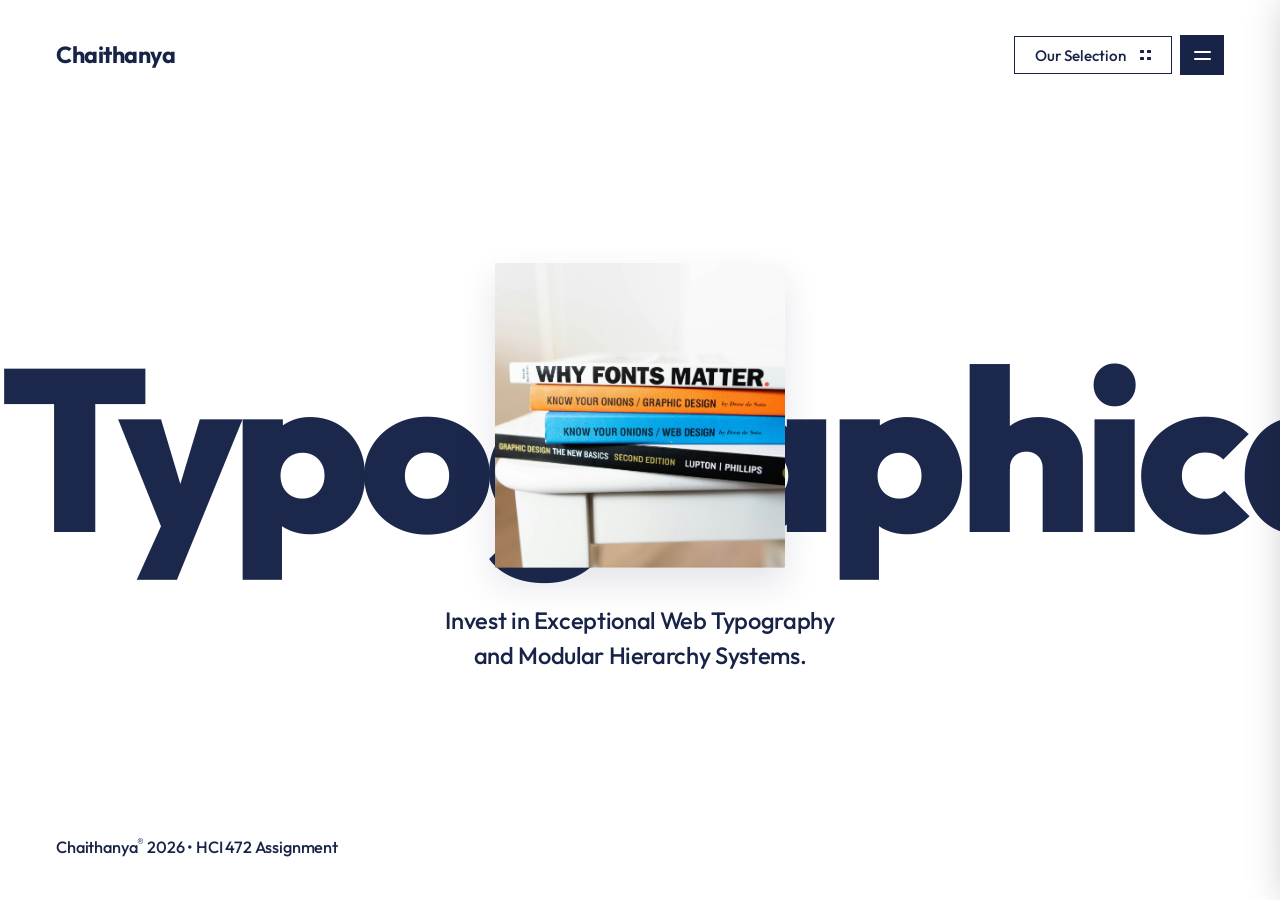
<file: index.html>
<!DOCTYPE html>
<html lang="en">
<head>
  <meta charset="UTF-8">
  <meta name="viewport" content="width=device-width, initial-scale=1.0">
  <title>Typographical Hierarchies | Chaithanya</title>
  <meta name="description" content="An exploration of web typographical hierarchies, modular scales, and font pairings designed by Chaithanya.">
  
  <!-- Bootstrap 5 CSS -->
  <link href="https://cdn.jsdelivr.net/npm/bootstrap@5.3.3/dist/css/bootstrap.min.css" rel="stylesheet" integrity="sha384-QWTKZyjpPEjISv5WaRU9OFeRpok6YctnYmDr5pNlyT2bRjXh0JMhjY6hW+ALEwIH" crossorigin="anonymous">
  
  <!-- Custom Stylesheet & Google Fonts -->
  <link rel="stylesheet" href="css/styles.css">
</head>
<body class="index-page-body">

  <!-- Background Dimming Overlay for Menu -->
  <div class="luxury-menu-backdrop" id="menuBackdrop" aria-hidden="true"></div>

  <!-- Luxury Side Menu Drawer -->
  <aside class="luxury-corner-drawer" id="luxuryMenuDrawer" role="dialog" aria-modal="true" aria-label="Font Navigation Menu">
    <div class="menu-drawer-top-bar">
      <button type="button" class="drawer-close-btn" id="closeDrawerBtn" aria-label="Close menu drawer">
        <svg width="22" height="22" viewBox="0 0 24 24" fill="none" stroke="currentColor" stroke-width="1.8" stroke-linecap="round" stroke-linejoin="round">
          <line x1="18" y1="6" x2="6" y2="18"></line>
          <line x1="6" y1="6" x2="18" y2="18"></line>
        </svg>
      </button>
    </div>

    <nav class="menu-items-nav">
      <a href="hierarchies/hierarchy1.html" class="menu-drawer-item" id="menuH1Link">
        <span class="item-title-outfit">Ramaraja</span>
        <span class="item-font-sub">&amp; Josefin Sans (1.200)</span>
      </a>
      <a href="hierarchies/hierarchy2.html" class="menu-drawer-item" id="menuH2Link">
        <span class="item-title-outfit">Raleway</span>
        <span class="item-font-sub">Variable Family (1.250)</span>
      </a>
      <a href="hierarchies/hierarchy3.html" class="menu-drawer-item" id="menuH3Link">
        <span class="item-title-outfit">Outfit</span>
        <span class="item-font-sub">Geometric Modern (1.200)</span>
      </a>
    </nav>
  </aside>

  <!-- Continuous Horizontal Scrolling Background Marquee Text -->
  <div class="marquee-bg-wrap" aria-hidden="true">
    <div class="marquee-content-track">
      <span class="marquee-stream-text">Typographical Hierarchies &bull; Ramaraja &amp; Josefin Sans &bull; Raleway &bull; Outfit &bull; Elevating Type &bull; </span>
      <span class="marquee-stream-text">Typographical Hierarchies &bull; Ramaraja &amp; Josefin Sans &bull; Raleway &bull; Outfit &bull; Elevating Type &bull; </span>
    </div>
  </div>

  <!-- Main Viewport Layout Wrapper -->
  <div class="luxury-home-container">
    
    <!-- Top Navigation: Chaithanya on Left, Menu Controls on Right -->
    <header class="luxury-top-nav">
      <a href="index.html" class="brand-left-logo" aria-label="Chaithanya Brand Home">
        <span>Chaithanya</span>
      </a>

      <!-- Menu Button on Top Right -->
      <div class="top-action-controls">
        <button type="button" class="btn-selection-outline" id="selectionBtn" aria-label="Open font selection drawer">
          <span>Our Selection</span>
          <div class="dots-square-icon" aria-hidden="true">
            <span></span><span></span>
            <span></span><span></span>
          </div>
        </button>
        <button type="button" class="btn-menu-toggle-dark" id="toggleMenuBtn" aria-label="Toggle navigation drawer">
          <span class="bar"></span>
          <span class="bar"></span>
        </button>
      </div>
    </header>

    <!-- Main Visual Focal Center (Centered on Screen) -->
    <main class="hero-visual-center">
      <div class="hero-image-frame" id="heroCard">
        <img src="images/hero.jpg" alt="Editorial Architectural Vista" width="600" height="600" loading="eager">
      </div>

      <h1 class="hero-caption-heading">
        Invest in Exceptional Web Typography<br>
        and Modular Hierarchy Systems.
      </h1>
    </main>

    <!-- Bottom Status Bar -->
    <footer class="luxury-bottom-bar">
      <div class="bottom-copyright-tag">
        Chaithanya<sup>®</sup> 2026 &bull; HCI 472 Assignment 
      </div>
    </footer>

  </div>

  <!-- Interactive Drawer Controller -->
  <script>
    document.addEventListener('DOMContentLoaded', () => {
      const drawer = document.getElementById('luxuryMenuDrawer');
      const backdrop = document.getElementById('menuBackdrop');
      const selectionBtn = document.getElementById('selectionBtn');
      const toggleMenuBtn = document.getElementById('toggleMenuBtn');
      const closeDrawerBtn = document.getElementById('closeDrawerBtn');

      function openMenu() {
        drawer.classList.add('open');
        backdrop.classList.add('open');
        drawer.setAttribute('aria-hidden', 'false');
      }

      function closeMenu() {
        drawer.classList.remove('open');
        backdrop.classList.remove('open');
        drawer.setAttribute('aria-hidden', 'true');
      }

      function toggleMenu() {
        if (drawer.classList.contains('open')) {
          closeMenu();
        } else {
          openMenu();
        }
      }

      // Event Listeners for Menu Toggle & Close
      if (selectionBtn) selectionBtn.addEventListener('click', toggleMenu);
      if (toggleMenuBtn) toggleMenuBtn.addEventListener('click', toggleMenu);
      if (closeDrawerBtn) closeDrawerBtn.addEventListener('click', closeMenu);
      if (backdrop) backdrop.addEventListener('click', closeMenu);

      // Close on Escape key
      document.addEventListener('keydown', (e) => {
        if (e.key === 'Escape' && drawer.classList.contains('open')) {
          closeMenu();
        }
      });
    });
  </script>
</body>
</html>
</file>
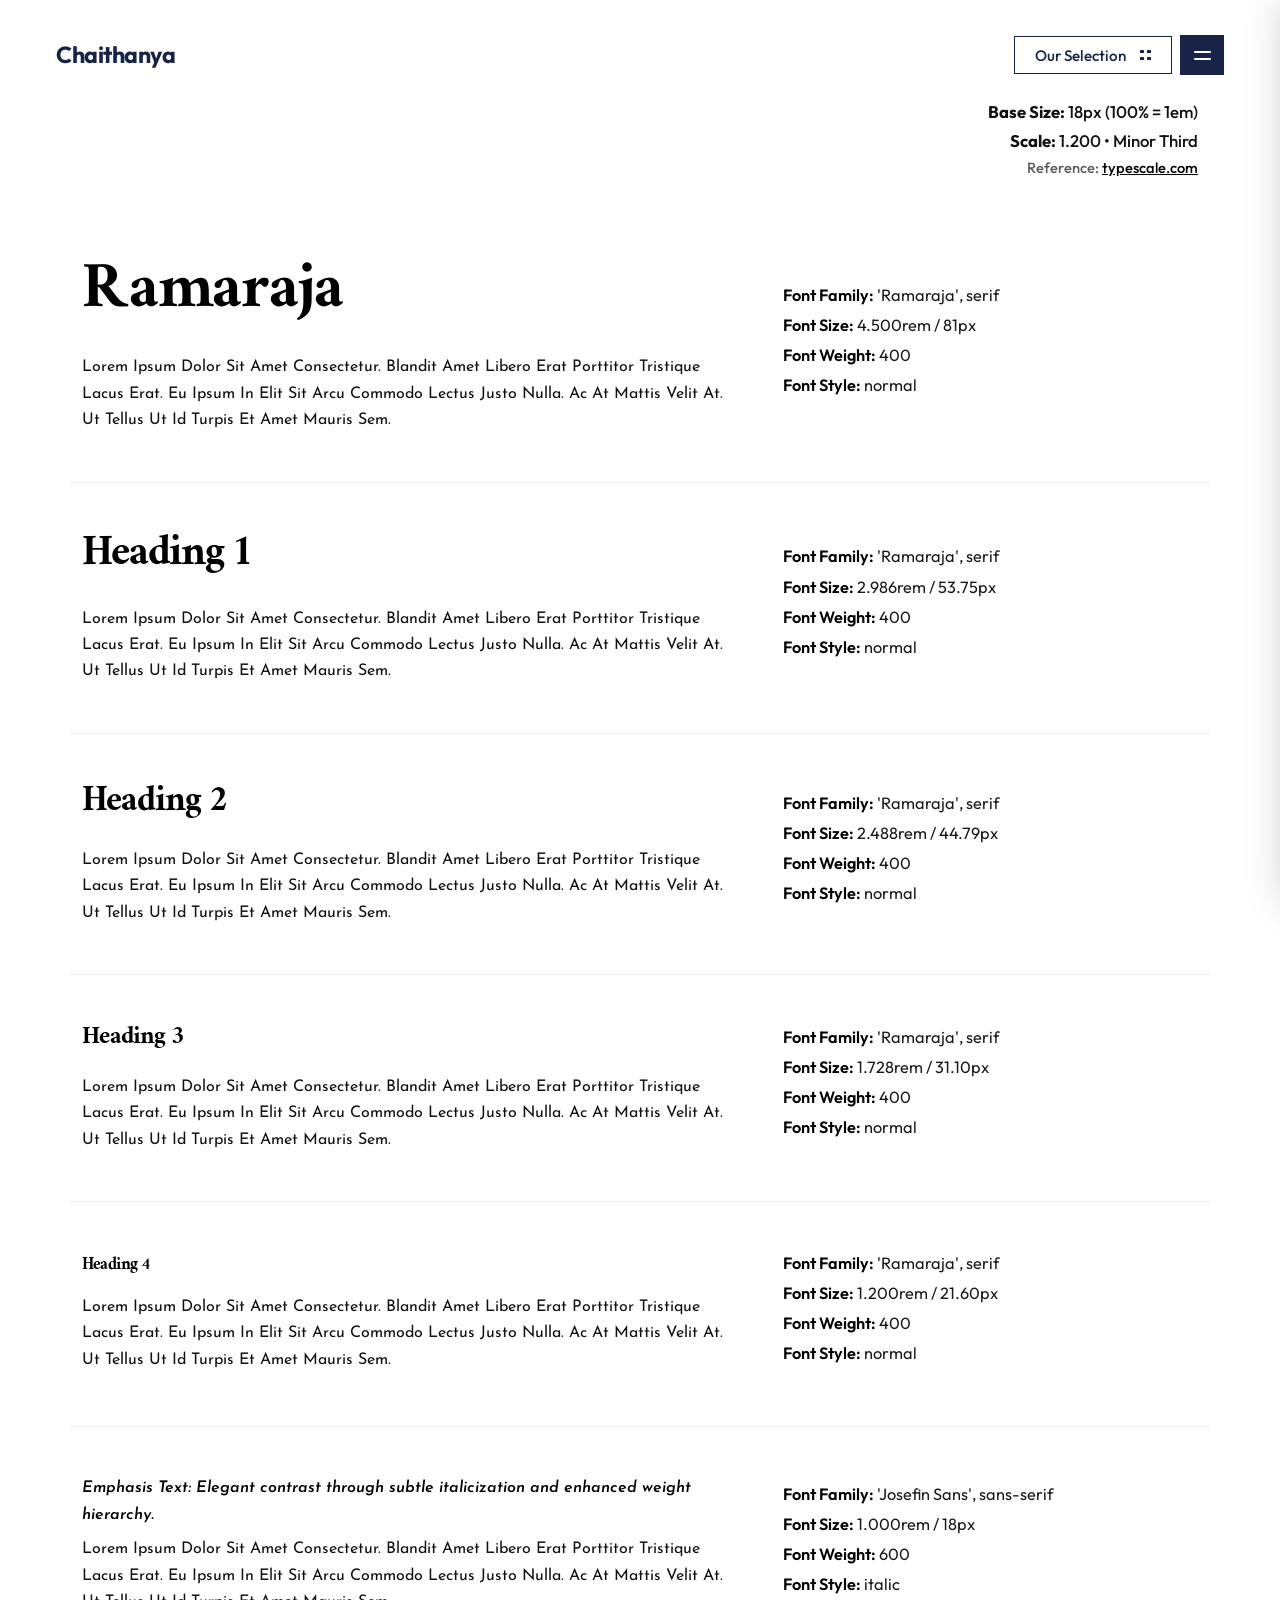
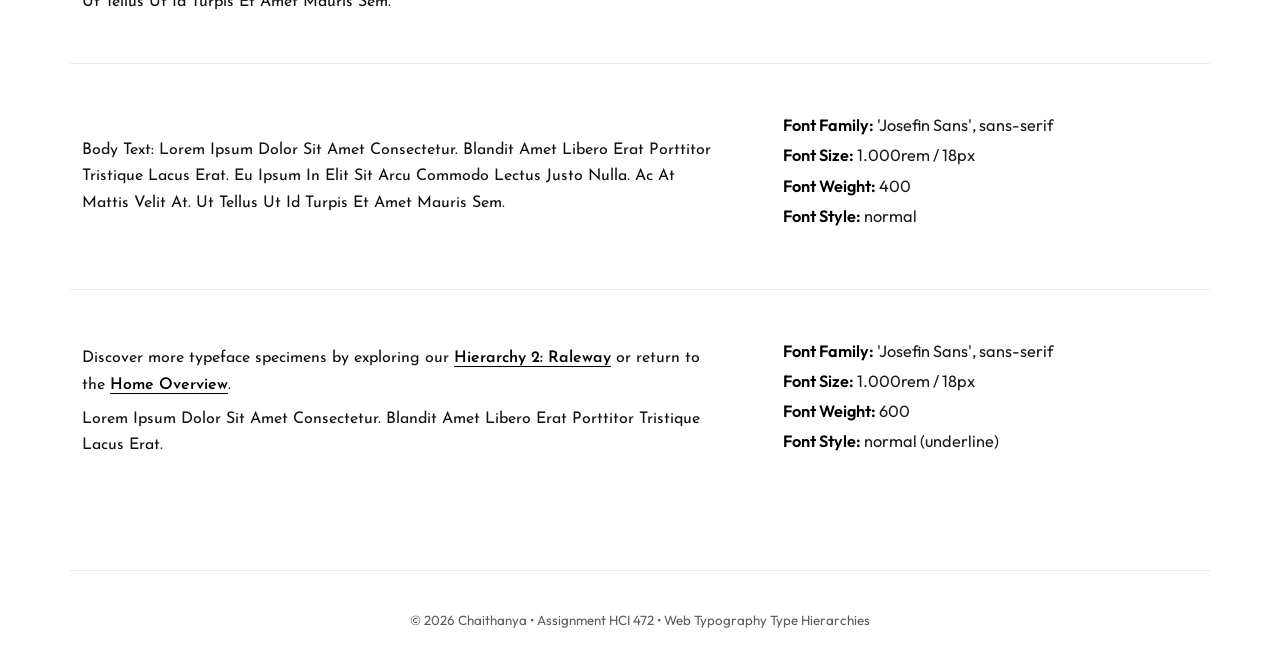
<file: hierarchies/hierarchy1.html>
<!DOCTYPE html>
<html lang="en">
<head>
  <meta charset="UTF-8">
  <meta name="viewport" content="width=device-width, initial-scale=1.0">
  <title>Hierarchy 1: Ramaraja & Josefin Sans | Chaithanya</title>
  
  <!-- Bootstrap 5 CSS -->
  <link href="https://cdn.jsdelivr.net/npm/bootstrap@5.3.3/dist/css/bootstrap.min.css" rel="stylesheet" integrity="sha384-QWTKZyjpPEjISv5WaRU9OFeRpok6YctnYmDr5pNlyT2bRjXh0JMhjY6hW+ALEwIH" crossorigin="anonymous">
  
  <!-- Custom Overrides & Google Fonts -->
  <link rel="stylesheet" href="../css/styles.css">
</head>
<body>

  <!-- Background Dimming Overlay for Menu -->
  <div class="luxury-menu-backdrop" id="menuBackdrop" aria-hidden="true"></div>

  <!-- Luxury Side Menu Drawer (Universal Across All Pages) -->
  <aside class="luxury-corner-drawer" id="luxuryMenuDrawer" role="dialog" aria-modal="true" aria-label="Font Navigation Menu">
    <div class="menu-drawer-top-bar">
      <button type="button" class="drawer-close-btn" id="closeDrawerBtn" aria-label="Close menu drawer">
        <svg width="22" height="22" viewBox="0 0 24 24" fill="none" stroke="currentColor" stroke-width="1.8" stroke-linecap="round" stroke-linejoin="round">
          <line x1="18" y1="6" x2="6" y2="18"></line>
          <line x1="6" y1="6" x2="18" y2="18"></line>
        </svg>
      </button>
    </div>

    <nav class="menu-items-nav">
      <a href="hierarchy1.html" class="menu-drawer-item active-link" id="menuH1Link">
        <span class="item-title-outfit">Ramaraja</span>
        <span class="item-font-sub">&amp; Josefin Sans (1.200)</span>
      </a>
      <a href="hierarchy2.html" class="menu-drawer-item" id="menuH2Link">
        <span class="item-title-outfit">Raleway</span>
        <span class="item-font-sub">Variable Family (1.250)</span>
      </a>
      <a href="hierarchy3.html" class="menu-drawer-item" id="menuH3Link">
        <span class="item-title-outfit">Outfit</span>
        <span class="item-font-sub">Geometric Modern (1.200)</span>
      </a>
    </nav>
  </aside>

  <!-- Universal Top Navigation: Chaithanya on Left, Menu Controls on Right -->
  <header class="luxury-page-nav-wrapper">
    <div class="luxury-top-nav">
      <a href="../index.html" class="brand-left-logo" aria-label="Chaithanya Brand Home">
        <span>Chaithanya</span>
      </a>

      <!-- Menu Button on Top Right -->
      <div class="top-action-controls">
        <button type="button" class="btn-selection-outline" id="selectionBtn" aria-label="Open font selection drawer">
          <span>Our Selection</span>
          <div class="dots-square-icon" aria-hidden="true">
            <span></span><span></span>
            <span></span><span></span>
          </div>
        </button>
        <button type="button" class="btn-menu-toggle-dark" id="toggleMenuBtn" aria-label="Toggle navigation drawer">
          <span class="bar"></span>
          <span class="bar"></span>
        </button>
      </div>
    </div>
  </header>

  <!-- Hierarchy Page Header Metadata Banner -->
  <section class="container hierarchy-header-section pt-0 pb-2">
    <div class="d-flex justify-content-end align-items-end">
      <div class="scale-meta-box">
        <div class="meta-line"><strong>Base Size:</strong> 18px (100% = 1em)</div>
        <div class="meta-line"><strong>Scale:</strong> 1.200 &bull; Minor Third</div>
        <div class="small text-muted mt-1">Reference: <a href="https://typescale.com" target="_blank" rel="noopener">typescale.com</a></div>
      </div>
    </div>
  </section>

  <main class="container my-4">
    <!-- Hero / Showcase Title Block -->
    <div class="row type-section-block align-items-center">
      <div class="col-lg-7 mb-4 mb-lg-0">
        <h1 class="h1-theme-heading-hero">Ramaraja</h1>
        <p class="h1-theme-body">
          Lorem Ipsum Dolor Sit Amet Consectetur. Blandit Amet Libero Erat Porttitor Tristique Lacus Erat. Eu Ipsum In Elit Sit Arcu Commodo Lectus Justo Nulla. Ac At Mattis Velit At. Ut Tellus Ut Id Turpis Et Amet Mauris Sem.
        </p>
      </div>
      <div class="col-lg-5 ps-lg-5 spec-info-col">
        <ul class="spec-list">
          <li><span class="spec-label">Font Family:</span> 'Ramaraja', serif</li>
          <li><span class="spec-label">Font Size:</span> 4.500rem / 81px</li>
          <li><span class="spec-label">Font Weight:</span> 400</li>
          <li><span class="spec-label">Font Style:</span> normal</li>
        </ul>
      </div>
    </div>

    <!-- Heading 1 -->
    <div class="row type-section-block align-items-center">
      <div class="col-lg-7 mb-4 mb-lg-0">
        <h1 class="h1-theme-h1">Heading 1</h1>
        <p class="h1-theme-body">
          Lorem Ipsum Dolor Sit Amet Consectetur. Blandit Amet Libero Erat Porttitor Tristique Lacus Erat. Eu Ipsum In Elit Sit Arcu Commodo Lectus Justo Nulla. Ac At Mattis Velit At. Ut Tellus Ut Id Turpis Et Amet Mauris Sem.
        </p>
      </div>
      <div class="col-lg-5 ps-lg-5 spec-info-col">
        <ul class="spec-list">
          <li><span class="spec-label">Font Family:</span> 'Ramaraja', serif</li>
          <li><span class="spec-label">Font Size:</span> 2.986rem / 53.75px</li>
          <li><span class="spec-label">Font Weight:</span> 400</li>
          <li><span class="spec-label">Font Style:</span> normal</li>
        </ul>
      </div>
    </div>

    <!-- Heading 2 -->
    <div class="row type-section-block align-items-center">
      <div class="col-lg-7 mb-4 mb-lg-0">
        <h2 class="h1-theme-h2">Heading 2</h2>
        <p class="h1-theme-body">
          Lorem Ipsum Dolor Sit Amet Consectetur. Blandit Amet Libero Erat Porttitor Tristique Lacus Erat. Eu Ipsum In Elit Sit Arcu Commodo Lectus Justo Nulla. Ac At Mattis Velit At. Ut Tellus Ut Id Turpis Et Amet Mauris Sem.
        </p>
      </div>
      <div class="col-lg-5 ps-lg-5 spec-info-col">
        <ul class="spec-list">
          <li><span class="spec-label">Font Family:</span> 'Ramaraja', serif</li>
          <li><span class="spec-label">Font Size:</span> 2.488rem / 44.79px</li>
          <li><span class="spec-label">Font Weight:</span> 400</li>
          <li><span class="spec-label">Font Style:</span> normal</li>
        </ul>
      </div>
    </div>

    <!-- Heading 3 -->
    <div class="row type-section-block align-items-center">
      <div class="col-lg-7 mb-4 mb-lg-0">
        <h3 class="h1-theme-h3">Heading 3</h3>
        <p class="h1-theme-body">
          Lorem Ipsum Dolor Sit Amet Consectetur. Blandit Amet Libero Erat Porttitor Tristique Lacus Erat. Eu Ipsum In Elit Sit Arcu Commodo Lectus Justo Nulla. Ac At Mattis Velit At. Ut Tellus Ut Id Turpis Et Amet Mauris Sem.
        </p>
      </div>
      <div class="col-lg-5 ps-lg-5 spec-info-col">
        <ul class="spec-list">
          <li><span class="spec-label">Font Family:</span> 'Ramaraja', serif</li>
          <li><span class="spec-label">Font Size:</span> 1.728rem / 31.10px</li>
          <li><span class="spec-label">Font Weight:</span> 400</li>
          <li><span class="spec-label">Font Style:</span> normal</li>
        </ul>
      </div>
    </div>

    <!-- Heading 4 -->
    <div class="row type-section-block align-items-center">
      <div class="col-lg-7 mb-4 mb-lg-0">
        <h4 class="h1-theme-h4">Heading 4</h4>
        <p class="h1-theme-body">
          Lorem Ipsum Dolor Sit Amet Consectetur. Blandit Amet Libero Erat Porttitor Tristique Lacus Erat. Eu Ipsum In Elit Sit Arcu Commodo Lectus Justo Nulla. Ac At Mattis Velit At. Ut Tellus Ut Id Turpis Et Amet Mauris Sem.
        </p>
      </div>
      <div class="col-lg-5 ps-lg-5 spec-info-col">
        <ul class="spec-list">
          <li><span class="spec-label">Font Family:</span> 'Ramaraja', serif</li>
          <li><span class="spec-label">Font Size:</span> 1.200rem / 21.60px</li>
          <li><span class="spec-label">Font Weight:</span> 400</li>
          <li><span class="spec-label">Font Style:</span> normal</li>
        </ul>
      </div>
    </div>

    <!-- Emphasis Text -->
    <div class="row type-section-block align-items-center">
      <div class="col-lg-7 mb-4 mb-lg-0">
        <p class="h1-theme-emphasis mb-2">
          <em>Emphasis Text: Elegant contrast through subtle italicization and enhanced weight hierarchy.</em>
        </p>
        <p class="h1-theme-body">
          Lorem Ipsum Dolor Sit Amet Consectetur. Blandit Amet Libero Erat Porttitor Tristique Lacus Erat. Eu Ipsum In Elit Sit Arcu Commodo Lectus Justo Nulla. Ac At Mattis Velit At. Ut Tellus Ut Id Turpis Et Amet Mauris Sem.
        </p>
      </div>
      <div class="col-lg-5 ps-lg-5 spec-info-col">
        <ul class="spec-list">
          <li><span class="spec-label">Font Family:</span> 'Josefin Sans', sans-serif</li>
          <li><span class="spec-label">Font Size:</span> 1.000rem / 18px</li>
          <li><span class="spec-label">Font Weight:</span> 600</li>
          <li><span class="spec-label">Font Style:</span> italic</li>
        </ul>
      </div>
    </div>

    <!-- Body Text -->
    <div class="row type-section-block align-items-center">
      <div class="col-lg-7 mb-4 mb-lg-0">
        <p class="h1-theme-body">
          Body Text: Lorem Ipsum Dolor Sit Amet Consectetur. Blandit Amet Libero Erat Porttitor Tristique Lacus Erat. Eu Ipsum In Elit Sit Arcu Commodo Lectus Justo Nulla. Ac At Mattis Velit At. Ut Tellus Ut Id Turpis Et Amet Mauris Sem.
        </p>
      </div>
      <div class="col-lg-5 ps-lg-5 spec-info-col">
        <ul class="spec-list">
          <li><span class="spec-label">Font Family:</span> 'Josefin Sans', sans-serif</li>
          <li><span class="spec-label">Font Size:</span> 1.000rem / 18px</li>
          <li><span class="spec-label">Font Weight:</span> 400</li>
          <li><span class="spec-label">Font Style:</span> normal</li>
        </ul>
      </div>
    </div>

    <!-- Link Text -->
    <div class="row type-section-block align-items-center">
      <div class="col-lg-7 mb-4 mb-lg-0">
        <p class="h1-theme-body mb-2">
          Discover more typeface specimens by exploring our <a href="hierarchy2.html" class="h1-theme-link">Hierarchy 2: Raleway</a> or return to the <a href="../index.html" class="h1-theme-link">Home Overview</a>.
        </p>
        <p class="h1-theme-body">
          Lorem Ipsum Dolor Sit Amet Consectetur. Blandit Amet Libero Erat Porttitor Tristique Lacus Erat.
        </p>
      </div>
      <div class="col-lg-5 ps-lg-5 spec-info-col">
        <ul class="spec-list">
          <li><span class="spec-label">Font Family:</span> 'Josefin Sans', sans-serif</li>
          <li><span class="spec-label">Font Size:</span> 1.000rem / 18px</li>
          <li><span class="spec-label">Font Weight:</span> 600</li>
          <li><span class="spec-label">Font Style:</span> normal (underline)</li>
        </ul>
      </div>
    </div>
  </main>

  <!-- Footer Navigation Links -->
  <footer class="container editorial-footer text-center">

    <p class="mb-0 text-muted small">&copy; 2026 Chaithanya &bull; Assignment HCI 472 &bull; Web Typography Type Hierarchies</p>
  </footer>

  <!-- Bootstrap 5 JS Bundle -->
  <script src="https://cdn.jsdelivr.net/npm/bootstrap@5.3.3/dist/js/bootstrap.bundle.min.js" integrity="sha384-YvpcrYf0tY3lHB60NNkmXc5s9fDVZLESaAA55NDzOxhy9GkcIdslK1eN7N6jIeHz" crossorigin="anonymous"></script>

  <!-- Interactive Drawer Controller -->
  <script>
    document.addEventListener('DOMContentLoaded', () => {
      const drawer = document.getElementById('luxuryMenuDrawer');
      const backdrop = document.getElementById('menuBackdrop');
      const selectionBtn = document.getElementById('selectionBtn');
      const toggleMenuBtn = document.getElementById('toggleMenuBtn');
      const closeDrawerBtn = document.getElementById('closeDrawerBtn');

      function openMenu() {
        drawer.classList.add('open');
        backdrop.classList.add('open');
        drawer.setAttribute('aria-hidden', 'false');
      }

      function closeMenu() {
        drawer.classList.remove('open');
        backdrop.classList.remove('open');
        drawer.setAttribute('aria-hidden', 'true');
      }

      function toggleMenu() {
        if (drawer.classList.contains('open')) {
          closeMenu();
        } else {
          openMenu();
        }
      }

      if (selectionBtn) selectionBtn.addEventListener('click', toggleMenu);
      if (toggleMenuBtn) toggleMenuBtn.addEventListener('click', toggleMenu);
      if (closeDrawerBtn) closeDrawerBtn.addEventListener('click', closeMenu);
      if (backdrop) backdrop.addEventListener('click', closeMenu);

      document.addEventListener('keydown', (e) => {
        if (e.key === 'Escape' && drawer.classList.contains('open')) {
          closeMenu();
        }
      });
    });
  </script>
</body>
</html>
</file>
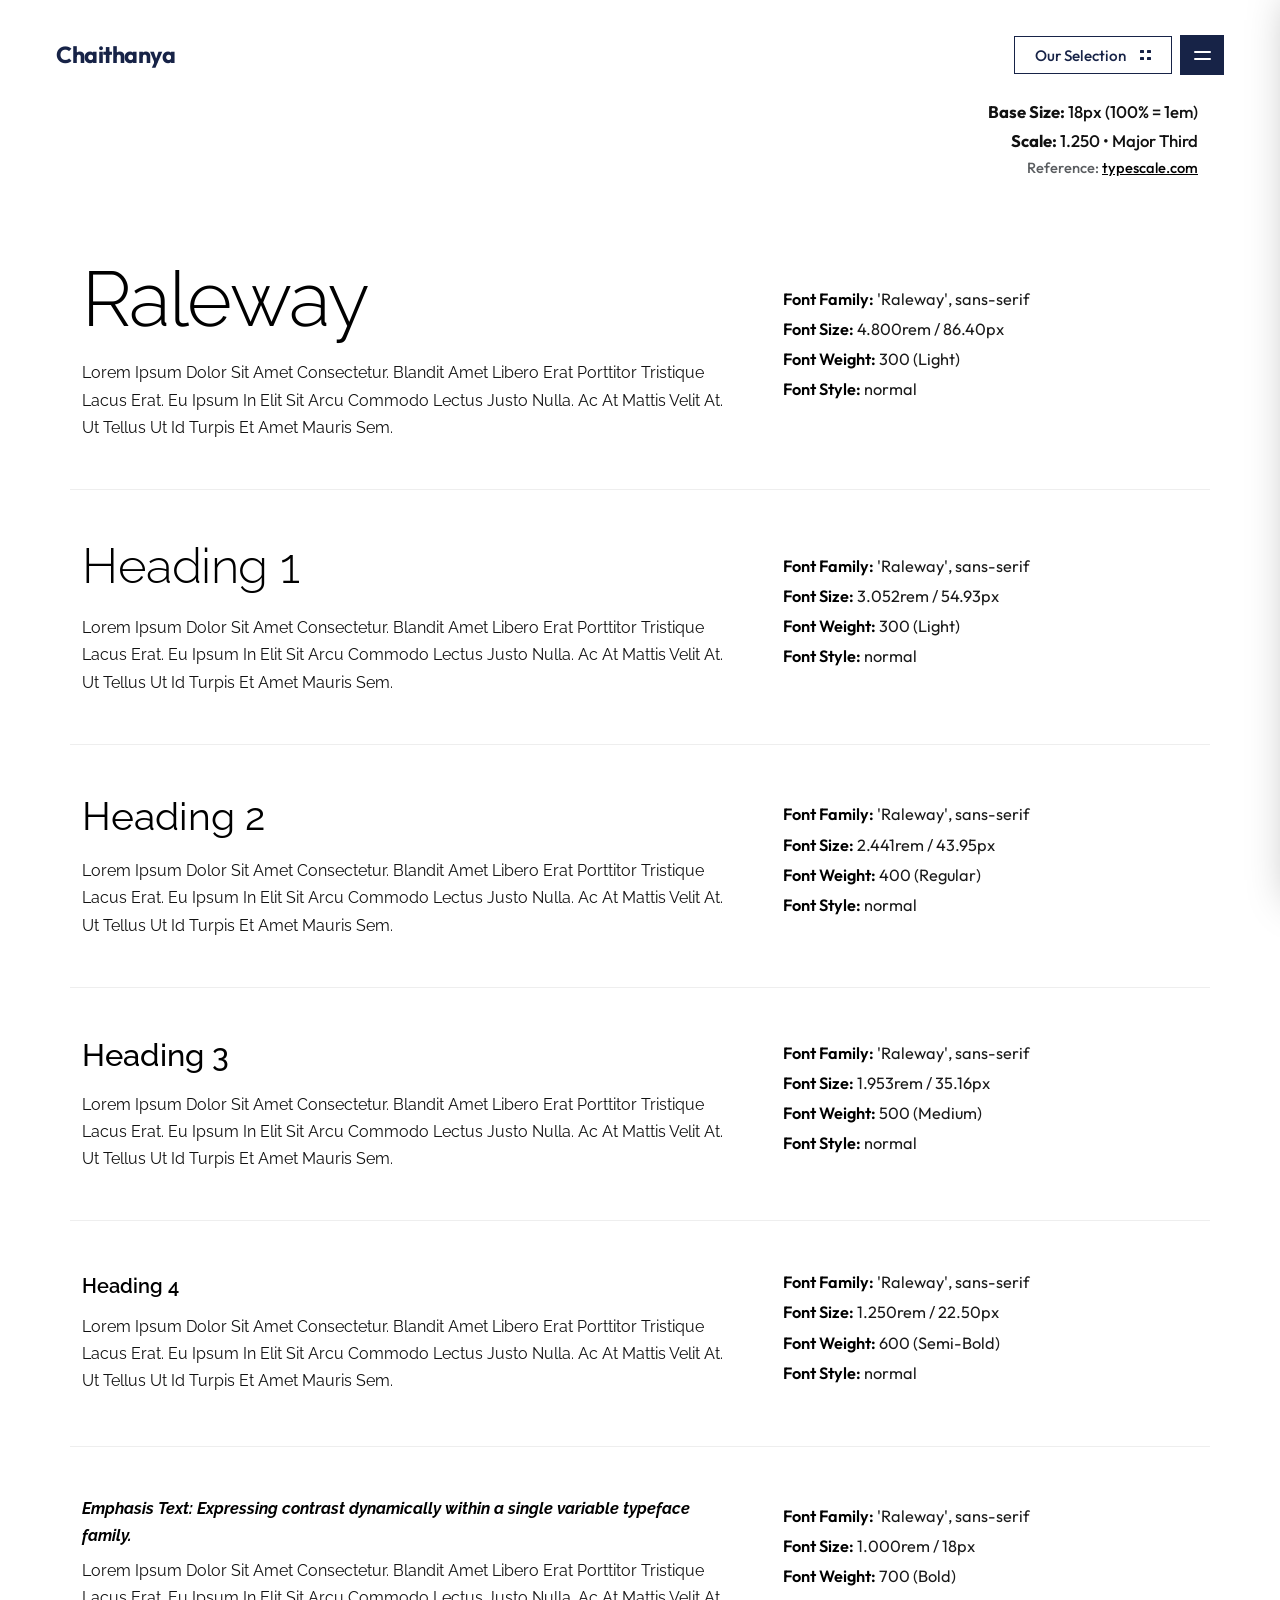
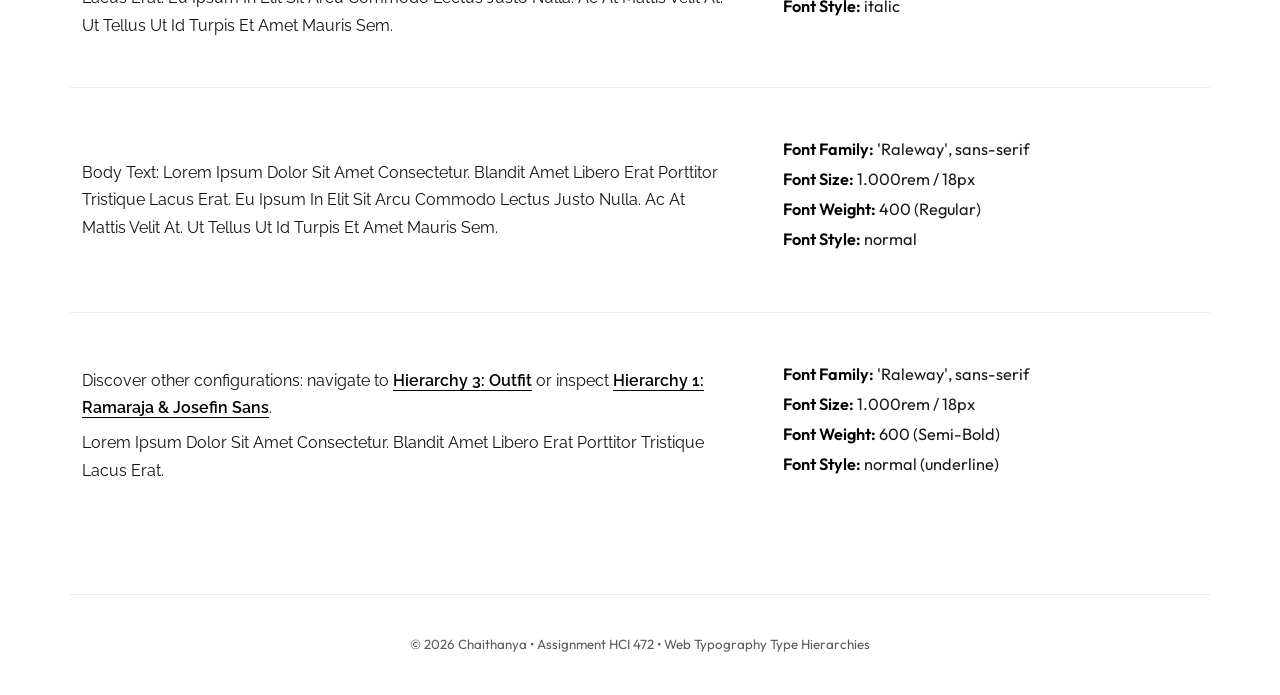
<file: hierarchies/hierarchy2.html>
<!DOCTYPE html>
<html lang="en">
<head>
  <meta charset="UTF-8">
  <meta name="viewport" content="width=device-width, initial-scale=1.0">
  <title>Hierarchy 2: Raleway | Chaithanya</title>
  
  <!-- Bootstrap 5 CSS -->
  <link href="https://cdn.jsdelivr.net/npm/bootstrap@5.3.3/dist/css/bootstrap.min.css" rel="stylesheet" integrity="sha384-QWTKZyjpPEjISv5WaRU9OFeRpok6YctnYmDr5pNlyT2bRjXh0JMhjY6hW+ALEwIH" crossorigin="anonymous">
  
  <!-- Custom Overrides & Google Fonts -->
  <link rel="stylesheet" href="../css/styles.css">
</head>
<body>

  <!-- Background Dimming Overlay for Menu -->
  <div class="luxury-menu-backdrop" id="menuBackdrop" aria-hidden="true"></div>

  <!-- Luxury Side Menu Drawer (Universal Across All Pages) -->
  <aside class="luxury-corner-drawer" id="luxuryMenuDrawer" role="dialog" aria-modal="true" aria-label="Font Navigation Menu">
    <div class="menu-drawer-top-bar">
      <button type="button" class="drawer-close-btn" id="closeDrawerBtn" aria-label="Close menu drawer">
        <svg width="22" height="22" viewBox="0 0 24 24" fill="none" stroke="currentColor" stroke-width="1.8" stroke-linecap="round" stroke-linejoin="round">
          <line x1="18" y1="6" x2="6" y2="18"></line>
          <line x1="6" y1="6" x2="18" y2="18"></line>
        </svg>
      </button>
    </div>

    <nav class="menu-items-nav">
      <a href="hierarchy1.html" class="menu-drawer-item" id="menuH1Link">
        <span class="item-title-outfit">Ramaraja</span>
        <span class="item-font-sub">&amp; Josefin Sans (1.200)</span>
      </a>
      <a href="hierarchy2.html" class="menu-drawer-item active-link" id="menuH2Link">
        <span class="item-title-outfit">Raleway</span>
        <span class="item-font-sub">Variable Family (1.250)</span>
      </a>
      <a href="hierarchy3.html" class="menu-drawer-item" id="menuH3Link">
        <span class="item-title-outfit">Outfit</span>
        <span class="item-font-sub">Geometric Modern (1.200)</span>
      </a>
    </nav>
  </aside>

  <!-- Universal Top Navigation: Chaithanya on Left, Menu Controls on Right -->
  <header class="luxury-page-nav-wrapper">
    <div class="luxury-top-nav">
      <a href="../index.html" class="brand-left-logo" aria-label="Chaithanya Brand Home">
        <span>Chaithanya</span>
      </a>

      <!-- Menu Button on Top Right -->
      <div class="top-action-controls">
        <button type="button" class="btn-selection-outline" id="selectionBtn" aria-label="Open font selection drawer">
          <span>Our Selection</span>
          <div class="dots-square-icon" aria-hidden="true">
            <span></span><span></span>
            <span></span><span></span>
          </div>
        </button>
        <button type="button" class="btn-menu-toggle-dark" id="toggleMenuBtn" aria-label="Toggle navigation drawer">
          <span class="bar"></span>
          <span class="bar"></span>
        </button>
      </div>
    </div>
  </header>

  <!-- Hierarchy Page Header Metadata Banner -->
  <section class="container hierarchy-header-section pt-0 pb-2">
    <div class="d-flex justify-content-end align-items-end">
      <div class="scale-meta-box">
        <div class="meta-line"><strong>Base Size:</strong> 18px (100% = 1em)</div>
        <div class="meta-line"><strong>Scale:</strong> 1.250 &bull; Major Third</div>
        <div class="small text-muted mt-1">Reference: <a href="https://typescale.com" target="_blank" rel="noopener">typescale.com</a></div>
      </div>
    </div>
  </section>

  <main class="container my-4">
    <!-- Hero / Showcase Title Block -->
    <div class="row type-section-block align-items-center">
      <div class="col-lg-7 mb-4 mb-lg-0">
        <h1 class="h2-theme-heading-hero">Raleway</h1>
        <p class="h2-theme-body">
          Lorem Ipsum Dolor Sit Amet Consectetur. Blandit Amet Libero Erat Porttitor Tristique Lacus Erat. Eu Ipsum In Elit Sit Arcu Commodo Lectus Justo Nulla. Ac At Mattis Velit At. Ut Tellus Ut Id Turpis Et Amet Mauris Sem.
        </p>
      </div>
      <div class="col-lg-5 ps-lg-5 spec-info-col">
        <ul class="spec-list">
          <li><span class="spec-label">Font Family:</span> 'Raleway', sans-serif</li>
          <li><span class="spec-label">Font Size:</span> 4.800rem / 86.40px</li>
          <li><span class="spec-label">Font Weight:</span> 300 (Light)</li>
          <li><span class="spec-label">Font Style:</span> normal</li>
        </ul>
      </div>
    </div>

    <!-- Heading 1 -->
    <div class="row type-section-block align-items-center">
      <div class="col-lg-7 mb-4 mb-lg-0">
        <h1 class="h2-theme-h1">Heading 1</h1>
        <p class="h2-theme-body">
          Lorem Ipsum Dolor Sit Amet Consectetur. Blandit Amet Libero Erat Porttitor Tristique Lacus Erat. Eu Ipsum In Elit Sit Arcu Commodo Lectus Justo Nulla. Ac At Mattis Velit At. Ut Tellus Ut Id Turpis Et Amet Mauris Sem.
        </p>
      </div>
      <div class="col-lg-5 ps-lg-5 spec-info-col">
        <ul class="spec-list">
          <li><span class="spec-label">Font Family:</span> 'Raleway', sans-serif</li>
          <li><span class="spec-label">Font Size:</span> 3.052rem / 54.93px</li>
          <li><span class="spec-label">Font Weight:</span> 300 (Light)</li>
          <li><span class="spec-label">Font Style:</span> normal</li>
        </ul>
      </div>
    </div>

    <!-- Heading 2 -->
    <div class="row type-section-block align-items-center">
      <div class="col-lg-7 mb-4 mb-lg-0">
        <h2 class="h2-theme-h2">Heading 2</h2>
        <p class="h2-theme-body">
          Lorem Ipsum Dolor Sit Amet Consectetur. Blandit Amet Libero Erat Porttitor Tristique Lacus Erat. Eu Ipsum In Elit Sit Arcu Commodo Lectus Justo Nulla. Ac At Mattis Velit At. Ut Tellus Ut Id Turpis Et Amet Mauris Sem.
        </p>
      </div>
      <div class="col-lg-5 ps-lg-5 spec-info-col">
        <ul class="spec-list">
          <li><span class="spec-label">Font Family:</span> 'Raleway', sans-serif</li>
          <li><span class="spec-label">Font Size:</span> 2.441rem / 43.95px</li>
          <li><span class="spec-label">Font Weight:</span> 400 (Regular)</li>
          <li><span class="spec-label">Font Style:</span> normal</li>
        </ul>
      </div>
    </div>

    <!-- Heading 3 -->
    <div class="row type-section-block align-items-center">
      <div class="col-lg-7 mb-4 mb-lg-0">
        <h3 class="h2-theme-h3">Heading 3</h3>
        <p class="h2-theme-body">
          Lorem Ipsum Dolor Sit Amet Consectetur. Blandit Amet Libero Erat Porttitor Tristique Lacus Erat. Eu Ipsum In Elit Sit Arcu Commodo Lectus Justo Nulla. Ac At Mattis Velit At. Ut Tellus Ut Id Turpis Et Amet Mauris Sem.
        </p>
      </div>
      <div class="col-lg-5 ps-lg-5 spec-info-col">
        <ul class="spec-list">
          <li><span class="spec-label">Font Family:</span> 'Raleway', sans-serif</li>
          <li><span class="spec-label">Font Size:</span> 1.953rem / 35.16px</li>
          <li><span class="spec-label">Font Weight:</span> 500 (Medium)</li>
          <li><span class="spec-label">Font Style:</span> normal</li>
        </ul>
      </div>
    </div>

    <!-- Heading 4 -->
    <div class="row type-section-block align-items-center">
      <div class="col-lg-7 mb-4 mb-lg-0">
        <h4 class="h2-theme-h4">Heading 4</h4>
        <p class="h2-theme-body">
          Lorem Ipsum Dolor Sit Amet Consectetur. Blandit Amet Libero Erat Porttitor Tristique Lacus Erat. Eu Ipsum In Elit Sit Arcu Commodo Lectus Justo Nulla. Ac At Mattis Velit At. Ut Tellus Ut Id Turpis Et Amet Mauris Sem.
        </p>
      </div>
      <div class="col-lg-5 ps-lg-5 spec-info-col">
        <ul class="spec-list">
          <li><span class="spec-label">Font Family:</span> 'Raleway', sans-serif</li>
          <li><span class="spec-label">Font Size:</span> 1.250rem / 22.50px</li>
          <li><span class="spec-label">Font Weight:</span> 600 (Semi-Bold)</li>
          <li><span class="spec-label">Font Style:</span> normal</li>
        </ul>
      </div>
    </div>

    <!-- Emphasis Text -->
    <div class="row type-section-block align-items-center">
      <div class="col-lg-7 mb-4 mb-lg-0">
        <p class="h2-theme-emphasis mb-2">
          <em>Emphasis Text: Expressing contrast dynamically within a single variable typeface family.</em>
        </p>
        <p class="h2-theme-body">
          Lorem Ipsum Dolor Sit Amet Consectetur. Blandit Amet Libero Erat Porttitor Tristique Lacus Erat. Eu Ipsum In Elit Sit Arcu Commodo Lectus Justo Nulla. Ac At Mattis Velit At. Ut Tellus Ut Id Turpis Et Amet Mauris Sem.
        </p>
      </div>
      <div class="col-lg-5 ps-lg-5 spec-info-col">
        <ul class="spec-list">
          <li><span class="spec-label">Font Family:</span> 'Raleway', sans-serif</li>
          <li><span class="spec-label">Font Size:</span> 1.000rem / 18px</li>
          <li><span class="spec-label">Font Weight:</span> 700 (Bold)</li>
          <li><span class="spec-label">Font Style:</span> italic</li>
        </ul>
      </div>
    </div>

    <!-- Body Text -->
    <div class="row type-section-block align-items-center">
      <div class="col-lg-7 mb-4 mb-lg-0">
        <p class="h2-theme-body">
          Body Text: Lorem Ipsum Dolor Sit Amet Consectetur. Blandit Amet Libero Erat Porttitor Tristique Lacus Erat. Eu Ipsum In Elit Sit Arcu Commodo Lectus Justo Nulla. Ac At Mattis Velit At. Ut Tellus Ut Id Turpis Et Amet Mauris Sem.
        </p>
      </div>
      <div class="col-lg-5 ps-lg-5 spec-info-col">
        <ul class="spec-list">
          <li><span class="spec-label">Font Family:</span> 'Raleway', sans-serif</li>
          <li><span class="spec-label">Font Size:</span> 1.000rem / 18px</li>
          <li><span class="spec-label">Font Weight:</span> 400 (Regular)</li>
          <li><span class="spec-label">Font Style:</span> normal</li>
        </ul>
      </div>
    </div>

    <!-- Link Text -->
    <div class="row type-section-block align-items-center">
      <div class="col-lg-7 mb-4 mb-lg-0">
        <p class="h2-theme-body mb-2">
          Discover other configurations: navigate to <a href="hierarchy3.html" class="h2-theme-link">Hierarchy 3: Outfit</a> or inspect <a href="hierarchy1.html" class="h2-theme-link">Hierarchy 1: Ramaraja &amp; Josefin Sans</a>.
        </p>
        <p class="h2-theme-body">
          Lorem Ipsum Dolor Sit Amet Consectetur. Blandit Amet Libero Erat Porttitor Tristique Lacus Erat.
        </p>
      </div>
      <div class="col-lg-5 ps-lg-5 spec-info-col">
        <ul class="spec-list">
          <li><span class="spec-label">Font Family:</span> 'Raleway', sans-serif</li>
          <li><span class="spec-label">Font Size:</span> 1.000rem / 18px</li>
          <li><span class="spec-label">Font Weight:</span> 600 (Semi-Bold)</li>
          <li><span class="spec-label">Font Style:</span> normal (underline)</li>
        </ul>
      </div>
    </div>
  </main>

  <!-- Footer Navigation Links -->
  <footer class="container editorial-footer text-center">
    <p class="mb-0 text-muted small">&copy; 2026 Chaithanya &bull; Assignment HCI 472 &bull; Web Typography Type Hierarchies</p>
  </footer>

  <!-- Bootstrap 5 JS Bundle -->
  <script src="https://cdn.jsdelivr.net/npm/bootstrap@5.3.3/dist/js/bootstrap.bundle.min.js" integrity="sha384-YvpcrYf0tY3lHB60NNkmXc5s9fDVZLESaAA55NDzOxhy9GkcIdslK1eN7N6jIeHz" crossorigin="anonymous"></script>

  <!-- Interactive Drawer Controller -->
  <script>
    document.addEventListener('DOMContentLoaded', () => {
      const drawer = document.getElementById('luxuryMenuDrawer');
      const backdrop = document.getElementById('menuBackdrop');
      const selectionBtn = document.getElementById('selectionBtn');
      const toggleMenuBtn = document.getElementById('toggleMenuBtn');
      const closeDrawerBtn = document.getElementById('closeDrawerBtn');

      function openMenu() {
        drawer.classList.add('open');
        backdrop.classList.add('open');
        drawer.setAttribute('aria-hidden', 'false');
      }

      function closeMenu() {
        drawer.classList.remove('open');
        backdrop.classList.remove('open');
        drawer.setAttribute('aria-hidden', 'true');
      }

      function toggleMenu() {
        if (drawer.classList.contains('open')) {
          closeMenu();
        } else {
          openMenu();
        }
      }

      if (selectionBtn) selectionBtn.addEventListener('click', toggleMenu);
      if (toggleMenuBtn) toggleMenuBtn.addEventListener('click', toggleMenu);
      if (closeDrawerBtn) closeDrawerBtn.addEventListener('click', closeMenu);
      if (backdrop) backdrop.addEventListener('click', closeMenu);

      document.addEventListener('keydown', (e) => {
        if (e.key === 'Escape' && drawer.classList.contains('open')) {
          closeMenu();
        }
      });
    });
  </script>
</body>
</html>
</file>
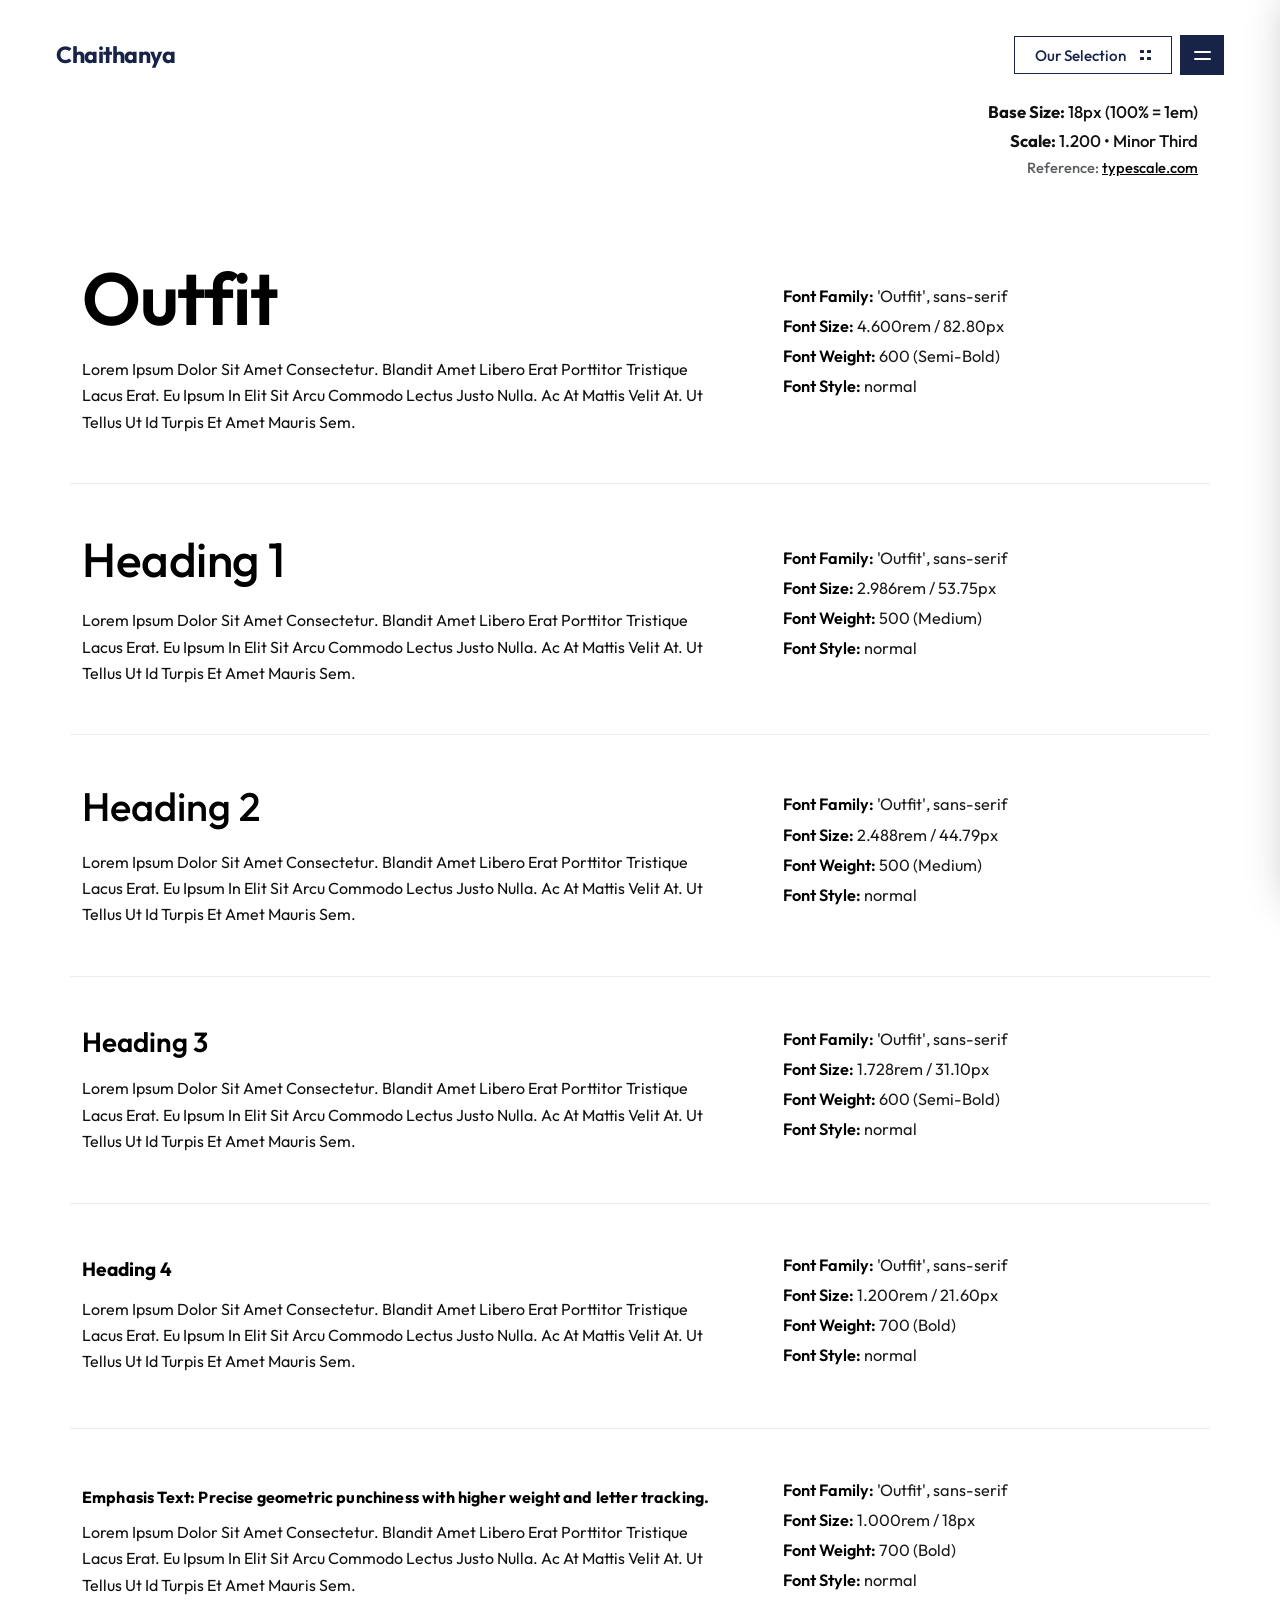
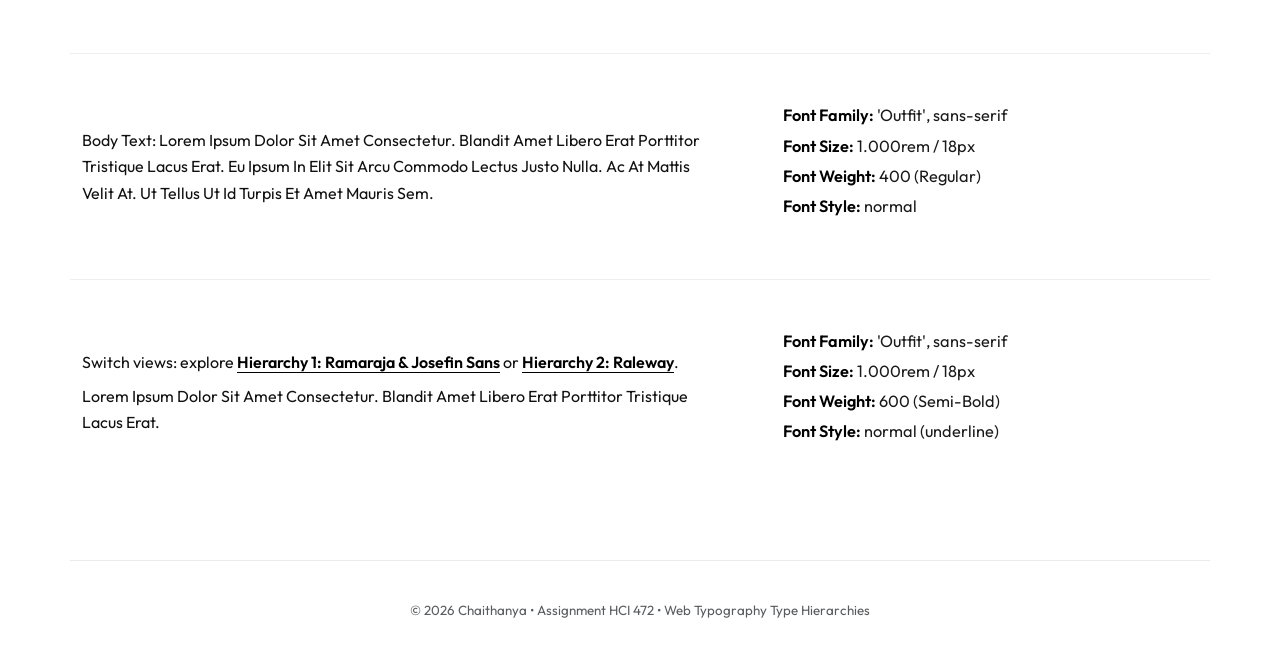
<file: hierarchies/hierarchy3.html>
<!DOCTYPE html>
<html lang="en">
<head>
  <meta charset="UTF-8">
  <meta name="viewport" content="width=device-width, initial-scale=1.0">
  <title>Hierarchy 3: Outfit | Chaithanya</title>
  
  <!-- Bootstrap 5 CSS -->
  <link href="https://cdn.jsdelivr.net/npm/bootstrap@5.3.3/dist/css/bootstrap.min.css" rel="stylesheet" integrity="sha384-QWTKZyjpPEjISv5WaRU9OFeRpok6YctnYmDr5pNlyT2bRjXh0JMhjY6hW+ALEwIH" crossorigin="anonymous">
  
  <!-- Custom Overrides & Google Fonts -->
  <link rel="stylesheet" href="../css/styles.css">
</head>
<body>

  <!-- Background Dimming Overlay for Menu -->
  <div class="luxury-menu-backdrop" id="menuBackdrop" aria-hidden="true"></div>

  <!-- Luxury Side Menu Drawer (Universal Across All Pages) -->
  <aside class="luxury-corner-drawer" id="luxuryMenuDrawer" role="dialog" aria-modal="true" aria-label="Font Navigation Menu">
    <div class="menu-drawer-top-bar">
      <button type="button" class="drawer-close-btn" id="closeDrawerBtn" aria-label="Close menu drawer">
        <svg width="22" height="22" viewBox="0 0 24 24" fill="none" stroke="currentColor" stroke-width="1.8" stroke-linecap="round" stroke-linejoin="round">
          <line x1="18" y1="6" x2="6" y2="18"></line>
          <line x1="6" y1="6" x2="18" y2="18"></line>
        </svg>
      </button>
    </div>

    <nav class="menu-items-nav">
      <a href="hierarchy1.html" class="menu-drawer-item" id="menuH1Link">
        <span class="item-title-outfit">Ramaraja</span>
        <span class="item-font-sub">&amp; Josefin Sans (1.200)</span>
      </a>
      <a href="hierarchy2.html" class="menu-drawer-item" id="menuH2Link">
        <span class="item-title-outfit">Raleway</span>
        <span class="item-font-sub">Variable Family (1.250)</span>
      </a>
      <a href="hierarchy3.html" class="menu-drawer-item active-link" id="menuH3Link">
        <span class="item-title-outfit">Outfit</span>
        <span class="item-font-sub">Geometric Modern (1.200)</span>
      </a>
    </nav>
  </aside>

  <!-- Universal Top Navigation: Chaithanya on Left, Menu Controls on Right -->
  <header class="luxury-page-nav-wrapper">
    <div class="luxury-top-nav">
      <a href="../index.html" class="brand-left-logo" aria-label="Chaithanya Brand Home">
        <span>Chaithanya</span>
      </a>

      <!-- Menu Button on Top Right -->
      <div class="top-action-controls">
        <button type="button" class="btn-selection-outline" id="selectionBtn" aria-label="Open font selection drawer">
          <span>Our Selection</span>
          <div class="dots-square-icon" aria-hidden="true">
            <span></span><span></span>
            <span></span><span></span>
          </div>
        </button>
        <button type="button" class="btn-menu-toggle-dark" id="toggleMenuBtn" aria-label="Toggle navigation drawer">
          <span class="bar"></span>
          <span class="bar"></span>
        </button>
      </div>
    </div>
  </header>

  <!-- Hierarchy Page Header Metadata Banner -->
  <section class="container hierarchy-header-section pt-0 pb-2">
    <div class="d-flex justify-content-end align-items-end">
      <div class="scale-meta-box">
        <div class="meta-line"><strong>Base Size:</strong> 18px (100% = 1em)</div>
        <div class="meta-line"><strong>Scale:</strong> 1.200 &bull; Minor Third</div>
        <div class="small text-muted mt-1">Reference: <a href="https://typescale.com" target="_blank" rel="noopener">typescale.com</a></div>
      </div>
    </div>
  </section>

  <main class="container my-4">
    <!-- Hero / Showcase Title Block -->
    <div class="row type-section-block align-items-center">
      <div class="col-lg-7 mb-4 mb-lg-0">
        <h1 class="h3-theme-heading-hero">Outfit</h1>
        <p class="h3-theme-body">
          Lorem Ipsum Dolor Sit Amet Consectetur. Blandit Amet Libero Erat Porttitor Tristique Lacus Erat. Eu Ipsum In Elit Sit Arcu Commodo Lectus Justo Nulla. Ac At Mattis Velit At. Ut Tellus Ut Id Turpis Et Amet Mauris Sem.
        </p>
      </div>
      <div class="col-lg-5 ps-lg-5 spec-info-col">
        <ul class="spec-list">
          <li><span class="spec-label">Font Family:</span> 'Outfit', sans-serif</li>
          <li><span class="spec-label">Font Size:</span> 4.600rem / 82.80px</li>
          <li><span class="spec-label">Font Weight:</span> 600 (Semi-Bold)</li>
          <li><span class="spec-label">Font Style:</span> normal</li>
        </ul>
      </div>
    </div>

    <!-- Heading 1 -->
    <div class="row type-section-block align-items-center">
      <div class="col-lg-7 mb-4 mb-lg-0">
        <h1 class="h3-theme-h1">Heading 1</h1>
        <p class="h3-theme-body">
          Lorem Ipsum Dolor Sit Amet Consectetur. Blandit Amet Libero Erat Porttitor Tristique Lacus Erat. Eu Ipsum In Elit Sit Arcu Commodo Lectus Justo Nulla. Ac At Mattis Velit At. Ut Tellus Ut Id Turpis Et Amet Mauris Sem.
        </p>
      </div>
      <div class="col-lg-5 ps-lg-5 spec-info-col">
        <ul class="spec-list">
          <li><span class="spec-label">Font Family:</span> 'Outfit', sans-serif</li>
          <li><span class="spec-label">Font Size:</span> 2.986rem / 53.75px</li>
          <li><span class="spec-label">Font Weight:</span> 500 (Medium)</li>
          <li><span class="spec-label">Font Style:</span> normal</li>
        </ul>
      </div>
    </div>

    <!-- Heading 2 -->
    <div class="row type-section-block align-items-center">
      <div class="col-lg-7 mb-4 mb-lg-0">
        <h2 class="h3-theme-h2">Heading 2</h2>
        <p class="h3-theme-body">
          Lorem Ipsum Dolor Sit Amet Consectetur. Blandit Amet Libero Erat Porttitor Tristique Lacus Erat. Eu Ipsum In Elit Sit Arcu Commodo Lectus Justo Nulla. Ac At Mattis Velit At. Ut Tellus Ut Id Turpis Et Amet Mauris Sem.
        </p>
      </div>
      <div class="col-lg-5 ps-lg-5 spec-info-col">
        <ul class="spec-list">
          <li><span class="spec-label">Font Family:</span> 'Outfit', sans-serif</li>
          <li><span class="spec-label">Font Size:</span> 2.488rem / 44.79px</li>
          <li><span class="spec-label">Font Weight:</span> 500 (Medium)</li>
          <li><span class="spec-label">Font Style:</span> normal</li>
        </ul>
      </div>
    </div>

    <!-- Heading 3 -->
    <div class="row type-section-block align-items-center">
      <div class="col-lg-7 mb-4 mb-lg-0">
        <h3 class="h3-theme-h3">Heading 3</h3>
        <p class="h3-theme-body">
          Lorem Ipsum Dolor Sit Amet Consectetur. Blandit Amet Libero Erat Porttitor Tristique Lacus Erat. Eu Ipsum In Elit Sit Arcu Commodo Lectus Justo Nulla. Ac At Mattis Velit At. Ut Tellus Ut Id Turpis Et Amet Mauris Sem.
        </p>
      </div>
      <div class="col-lg-5 ps-lg-5 spec-info-col">
        <ul class="spec-list">
          <li><span class="spec-label">Font Family:</span> 'Outfit', sans-serif</li>
          <li><span class="spec-label">Font Size:</span> 1.728rem / 31.10px</li>
          <li><span class="spec-label">Font Weight:</span> 600 (Semi-Bold)</li>
          <li><span class="spec-label">Font Style:</span> normal</li>
        </ul>
      </div>
    </div>

    <!-- Heading 4 -->
    <div class="row type-section-block align-items-center">
      <div class="col-lg-7 mb-4 mb-lg-0">
        <h4 class="h3-theme-h4">Heading 4</h4>
        <p class="h3-theme-body">
          Lorem Ipsum Dolor Sit Amet Consectetur. Blandit Amet Libero Erat Porttitor Tristique Lacus Erat. Eu Ipsum In Elit Sit Arcu Commodo Lectus Justo Nulla. Ac At Mattis Velit At. Ut Tellus Ut Id Turpis Et Amet Mauris Sem.
        </p>
      </div>
      <div class="col-lg-5 ps-lg-5 spec-info-col">
        <ul class="spec-list">
          <li><span class="spec-label">Font Family:</span> 'Outfit', sans-serif</li>
          <li><span class="spec-label">Font Size:</span> 1.200rem / 21.60px</li>
          <li><span class="spec-label">Font Weight:</span> 700 (Bold)</li>
          <li><span class="spec-label">Font Style:</span> normal</li>
        </ul>
      </div>
    </div>

    <!-- Emphasis Text -->
    <div class="row type-section-block align-items-center">
      <div class="col-lg-7 mb-4 mb-lg-0">
        <p class="h3-theme-emphasis mb-2">
          Emphasis Text: Precise geometric punchiness with higher weight and letter tracking.
        </p>
        <p class="h3-theme-body">
          Lorem Ipsum Dolor Sit Amet Consectetur. Blandit Amet Libero Erat Porttitor Tristique Lacus Erat. Eu Ipsum In Elit Sit Arcu Commodo Lectus Justo Nulla. Ac At Mattis Velit At. Ut Tellus Ut Id Turpis Et Amet Mauris Sem.
        </p>
      </div>
      <div class="col-lg-5 ps-lg-5 spec-info-col">
        <ul class="spec-list">
          <li><span class="spec-label">Font Family:</span> 'Outfit', sans-serif</li>
          <li><span class="spec-label">Font Size:</span> 1.000rem / 18px</li>
          <li><span class="spec-label">Font Weight:</span> 700 (Bold)</li>
          <li><span class="spec-label">Font Style:</span> normal</li>
        </ul>
      </div>
    </div>

    <!-- Body Text -->
    <div class="row type-section-block align-items-center">
      <div class="col-lg-7 mb-4 mb-lg-0">
        <p class="h3-theme-body">
          Body Text: Lorem Ipsum Dolor Sit Amet Consectetur. Blandit Amet Libero Erat Porttitor Tristique Lacus Erat. Eu Ipsum In Elit Sit Arcu Commodo Lectus Justo Nulla. Ac At Mattis Velit At. Ut Tellus Ut Id Turpis Et Amet Mauris Sem.
        </p>
      </div>
      <div class="col-lg-5 ps-lg-5 spec-info-col">
        <ul class="spec-list">
          <li><span class="spec-label">Font Family:</span> 'Outfit', sans-serif</li>
          <li><span class="spec-label">Font Size:</span> 1.000rem / 18px</li>
          <li><span class="spec-label">Font Weight:</span> 400 (Regular)</li>
          <li><span class="spec-label">Font Style:</span> normal</li>
        </ul>
      </div>
    </div>

    <!-- Link Text -->
    <div class="row type-section-block align-items-center">
      <div class="col-lg-7 mb-4 mb-lg-0">
        <p class="h3-theme-body mb-2">
          Switch views: explore <a href="hierarchy1.html" class="h3-theme-link">Hierarchy 1: Ramaraja &amp; Josefin Sans</a> or <a href="hierarchy2.html" class="h3-theme-link">Hierarchy 2: Raleway</a>.
        </p>
        <p class="h3-theme-body">
          Lorem Ipsum Dolor Sit Amet Consectetur. Blandit Amet Libero Erat Porttitor Tristique Lacus Erat.
        </p>
      </div>
      <div class="col-lg-5 ps-lg-5 spec-info-col">
        <ul class="spec-list">
          <li><span class="spec-label">Font Family:</span> 'Outfit', sans-serif</li>
          <li><span class="spec-label">Font Size:</span> 1.000rem / 18px</li>
          <li><span class="spec-label">Font Weight:</span> 600 (Semi-Bold)</li>
          <li><span class="spec-label">Font Style:</span> normal (underline)</li>
        </ul>
      </div>
    </div>
  </main>

  <!-- Footer Navigation Links -->
  <footer class="container editorial-footer text-center">
    <p class="mb-0 text-muted small">&copy; 2026 Chaithanya &bull; Assignment HCI 472 &bull; Web Typography Type Hierarchies</p>
  </footer>

  <!-- Bootstrap 5 JS Bundle -->
  <script src="https://cdn.jsdelivr.net/npm/bootstrap@5.3.3/dist/js/bootstrap.bundle.min.js" integrity="sha384-YvpcrYf0tY3lHB60NNkmXc5s9fDVZLESaAA55NDzOxhy9GkcIdslK1eN7N6jIeHz" crossorigin="anonymous"></script>

  <!-- Interactive Drawer Controller -->
  <script>
    document.addEventListener('DOMContentLoaded', () => {
      const drawer = document.getElementById('luxuryMenuDrawer');
      const backdrop = document.getElementById('menuBackdrop');
      const selectionBtn = document.getElementById('selectionBtn');
      const toggleMenuBtn = document.getElementById('toggleMenuBtn');
      const closeDrawerBtn = document.getElementById('closeDrawerBtn');

      function openMenu() {
        drawer.classList.add('open');
        backdrop.classList.add('open');
        drawer.setAttribute('aria-hidden', 'false');
      }

      function closeMenu() {
        drawer.classList.remove('open');
        backdrop.classList.remove('open');
        drawer.setAttribute('aria-hidden', 'true');
      }

      function toggleMenu() {
        if (drawer.classList.contains('open')) {
          closeMenu();
        } else {
          openMenu();
        }
      }

      if (selectionBtn) selectionBtn.addEventListener('click', toggleMenu);
      if (toggleMenuBtn) toggleMenuBtn.addEventListener('click', toggleMenu);
      if (closeDrawerBtn) closeDrawerBtn.addEventListener('click', closeMenu);
      if (backdrop) backdrop.addEventListener('click', closeMenu);

      document.addEventListener('keydown', (e) => {
        if (e.key === 'Escape' && drawer.classList.contains('open')) {
          closeMenu();
        }
      });
    });
  </script>
</body>
</html>
</file>
<file: css/styles.css>
/* ==========================================================================
   Typography Hierarchies - Custom Stylesheet
   Designed for: Chaithanya
   Overrides Bootstrap 5 Default Typographic Rules
   ========================================================================== */

/* --------------------------------------------------------------------------
   Google Fonts Import
   1. Ramaraja (Display Serif - Telugu/Latin Serif)
   2. Josefin Sans (Geometric Sans - Variable Font: wght 100..700, ital 0..1)
   3. Raleway (Elegant Sans - Variable Font: wght 100..900, ital 0..1)
   4. Outfit (Modern Sans - Variable Font: wght 100..900)
   5. Cormorant Garamond (Editorial Luxury Serif - Variable Font: wght 300..700)
   -------------------------------------------------------------------------- */
@import url('https://fonts.googleapis.com/css2?family=Cormorant+Garamond:ital,wght@0,300;0,400;0,500;0,600;0,700;1,400;1,600&family=Josefin+Sans:ital,wght@0,100..700;1,100..700&family=Outfit:wght@100..900&family=Raleway:ital,wght@0,100..900;1,100..900&family=Ramaraja&display=swap');

:root {
  --font-brand: 'Outfit', sans-serif;
  --font-serif: 'Cormorant Garamond', 'Ramaraja', Georgia, serif;
  --bg-primary: #ffffff;
  --bg-tint: #f3f3f6;
  --navy-primary: #172347;
  --navy-dark: #121c38;
  --navy-light: #233464;
  --text-primary: #172347;
  --text-muted: #626c85;
  --text-spec: #333333;
  --border-light: #e5e5e5;
  --border-navy: #172347;
  --btn-bg: #f5f5f7;
  --btn-hover: #e8e8ed;
  --accent-color: #172347;
}

/* Base resets & layout */
* {
  box-sizing: border-box;
}

body {
  background-color: var(--bg-primary);
  color: var(--text-primary);
  margin: 0;
  padding: 0;
  -webkit-font-smoothing: antialiased;
  -moz-osx-font-smoothing: grayscale;
  font-family: var(--font-brand);
}

/* --------------------------------------------------------------------------
   Landing / Index Page (Luxury Architectural & Editorial Vibe)
   -------------------------------------------------------------------------- */
.index-page-body {
  height: 100vh;
  min-height: 100vh;
  min-height: 100dvh;
  margin: 0;
  padding: 0;
  overflow: hidden;
  background-color: #ffffff;
  position: relative;
}

@media (max-height: 700px) {
  .index-page-body {
    overflow-y: auto;
    height: auto;
  }
}

.luxury-home-container {
  height: 100vh;
  min-height: 100vh;
  min-height: 100dvh;
  width: 100%;
  position: relative;
  display: flex;
  flex-direction: column;
  justify-content: space-between;
  padding: 2.2rem 3.5rem;
  overflow: hidden;
  z-index: 2;
}

@media (max-width: 768px) {
  .luxury-home-container {
    padding: 1.5rem 1.25rem;
    height: auto;
    min-height: 100dvh;
  }
}

/* Universal Page Navigation Wrapper (Matches Home Page 1:1 Spacing) */
.luxury-page-nav-wrapper {
  width: 100%;
  padding: 2.2rem 3.5rem 1.5rem 3.5rem;
  background-color: transparent;
  position: relative;
  z-index: 20;
}

@media (max-width: 768px) {
  .luxury-page-nav-wrapper {
    padding: 1.5rem 1.25rem 1rem 1.25rem;
  }
}

.luxury-top-nav {
  display: flex;
  justify-content: space-between;
  align-items: center;
  position: relative;
  z-index: 20;
  width: 100%;
}

.brand-left-logo {
  display: inline-flex;
  align-items: center;
  gap: 0.6rem;
  font-family: 'Outfit', sans-serif;
  font-size: 1.45rem;
  font-weight: 700;
  letter-spacing: -0.02em;
  text-transform: none;
  color: var(--navy-primary);
  text-decoration: none;
  transition: opacity 0.2s ease;
}

.brand-left-logo:hover {
  opacity: 0.85;
  color: var(--navy-primary);
}

.brand-symbol-glyph {
  display: inline-flex;
  align-items: center;
  color: var(--navy-primary);
}

@media (max-width: 576px) {
  .brand-left-logo {
    font-size: 1.25rem;
    letter-spacing: -0.01em;
  }
}

/* --------------------------------------------------------------------------
   Continuous Scrolling Background Text (Marquee Centered on Screen)
   -------------------------------------------------------------------------- */
.marquee-bg-wrap {
  position: fixed;
  top: 52%;
  left: 0;
  width: 100vw;
  transform: translateY(-50%);
  overflow: hidden;
  white-space: nowrap;
  pointer-events: none;
  z-index: 1;
  user-select: none;
  display: flex;
  align-items: center;
  padding: 3rem 0 4rem; /* Extra padding so descenders (g, y, p) are never cut */
  opacity: 0.98;
}

.marquee-content-track {
  display: inline-flex;
  width: max-content;
  animation: marqueeContinuous 26s linear infinite;
  will-change: transform;
  align-items: center;
  padding-bottom: 0.5rem;
}

.marquee-stream-text {
  font-family: 'Outfit', sans-serif;
  font-size: clamp(6.5rem, 18vw, 16.5rem);
  font-weight: 800;
  color: var(--navy-primary);
  letter-spacing: -0.04em;
  line-height: 1.22; /* Generous line-height so descenders render fully */
  text-transform: none;
  display: inline-block;
  padding-right: 2.5rem;
  padding-bottom: 1rem;
}

@keyframes marqueeContinuous {
  0% {
    transform: translate3d(0, 0, 0);
  }
  100% {
    transform: translate3d(-50%, 0, 0);
  }
}

/* --------------------------------------------------------------------------
   Hero Center Content (Image Card Centered with Generous Spacing)
   -------------------------------------------------------------------------- */
.hero-visual-center {
  position: absolute;
  top: 52%; /* Brought slightly down */
  left: 50%;
  transform: translate(-50%, -50%);
  z-index: 5;
  display: flex;
  flex-direction: column;
  align-items: center;
  justify-content: center;
  text-align: center;
  pointer-events: auto;
  width: 90%;
  max-width: 680px;
}

.hero-image-frame {
  width: min(290px, 60vw);
  height: min(305px, 63vw);
  position: relative;
  overflow: hidden;
  border-radius: 1px;
  box-shadow: 0 16px 36px rgba(23, 35, 71, 0.12);
  transition: transform 0.4s cubic-bezier(0.16, 1, 0.3, 1), box-shadow 0.4s ease;
  margin-bottom: 2.2rem; /* Clean, generous space between image and text */
}

.hero-image-frame:hover {
  transform: scale(1.02);
  box-shadow: 0 24px 48px rgba(23, 35, 71, 0.18);
}

.hero-image-frame img {
  width: 100%;
  height: 100%;
  object-fit: cover;
  display: block;
}

.hero-caption-heading {
  font-family: 'Outfit', sans-serif;
  font-size: clamp(1.12rem, 2.2vw, 1.48rem);
  font-weight: 500;
  color: var(--navy-primary);
  line-height: 1.48;
  margin: 0;
  max-width: 600px;
  letter-spacing: -0.015em;
}

/* --------------------------------------------------------------------------
   Bottom Bar
   -------------------------------------------------------------------------- */
.luxury-bottom-bar {
  display: flex;
  justify-content: space-between;
  align-items: flex-end;
  position: relative;
  z-index: 10;
  width: 100%;
}

.bottom-copyright-tag {
  font-family: 'Outfit', sans-serif;
  font-size: 1.02rem;
  font-weight: 500;
  color: var(--navy-primary);
  letter-spacing: -0.01em;
  padding-bottom: 0.35rem;
}

.top-action-controls,
.bottom-action-controls {
  display: flex;
  align-items: center;
  gap: 0.5rem;
}

.btn-selection-outline {
  display: inline-flex;
  align-items: center;
  gap: 0.85rem;
  font-family: 'Outfit', sans-serif;
  font-size: 0.95rem;
  font-weight: 500;
  color: var(--navy-primary);
  background-color: #ffffff;
  border: 1.2px solid var(--navy-primary);
  padding: 0.65rem 1.25rem;
  cursor: pointer;
  transition: all 0.25s ease;
  line-height: 1;
}

.btn-selection-outline:hover {
  background-color: #f7f8fc;
  transform: translateY(-1px);
}

.dots-square-icon {
  display: grid;
  grid-template-columns: repeat(2, 4px);
  gap: 3px;
  width: 11px;
  height: 11px;
}

.dots-square-icon span {
  width: 3.5px;
  height: 3.5px;
  background-color: var(--navy-primary);
  border-radius: 0.5px;
}

.btn-menu-toggle-dark {
  display: inline-flex;
  flex-direction: column;
  justify-content: center;
  align-items: center;
  gap: 5px;
  width: 44px;
  height: 40px;
  background-color: var(--navy-primary);
  border: none;
  cursor: pointer;
  transition: background-color 0.2s ease, transform 0.2s ease;
  padding: 0;
}

.btn-menu-toggle-dark:hover {
  background-color: var(--navy-dark);
  transform: translateY(-1px);
}

.btn-menu-toggle-dark .bar {
  width: 17px;
  height: 2px;
  background-color: #ffffff;
  border-radius: 1px;
  transition: all 0.25s ease;
}

/* --------------------------------------------------------------------------
   Luxury Menu Drawer (Right Side)
   -------------------------------------------------------------------------- */
.luxury-menu-backdrop {
  position: fixed;
  top: 0;
  left: 0;
  width: 100vw;
  height: 100vh;
  background-color: rgba(23, 35, 71, 0.35);
  backdrop-filter: blur(4px);
  -webkit-backdrop-filter: blur(4px);
  opacity: 0;
  visibility: hidden;
  transition: opacity 0.35s ease, visibility 0.35s ease;
  z-index: 90;
}

.luxury-menu-backdrop.open {
  opacity: 1;
  visibility: visible;
}

.luxury-corner-drawer {
  position: fixed;
  top: 0;
  right: 0;
  height: 100vh;
  width: min(390px, 94vw);
  background-color: var(--navy-primary);
  color: #ffffff;
  z-index: 100;
  box-shadow: -10px 0 40px rgba(0, 0, 0, 0.28);
  transform: translateX(105%);
  transition: transform 0.4s cubic-bezier(0.16, 1, 0.3, 1);
  display: flex;
  flex-direction: column;
  justify-content: space-between;
  padding: 3.5rem 2.8rem 2.5rem 2.8rem;
}

.luxury-corner-drawer.open {
  transform: translateX(0);
}

@media (max-width: 576px) {
  .luxury-corner-drawer {
    padding: 2.2rem 1.75rem 1.75rem 1.75rem;
    width: 100vw;
  }
}

.menu-items-nav {
  display: flex;
  flex-direction: column;
  gap: 1.15rem;
  margin-bottom: 3.5rem;
}

.menu-drawer-item {
  text-decoration: none;
  color: #ffffff;
  display: flex;
  flex-direction: column;
  transition: transform 0.25s ease, opacity 0.25s ease;
  position: relative;
  padding: 0.15rem 0;
}

.menu-drawer-item:hover {
  opacity: 0.85;
  transform: translateX(6px);
  color: #ffffff;
}

.menu-drawer-item .item-title-serif,
.menu-drawer-item .item-title-outfit {
  font-family: 'Outfit', sans-serif;
  font-size: clamp(2.1rem, 5vw, 2.6rem);
  font-weight: 500;
  line-height: 1.15;
  letter-spacing: -0.02em;
  color: #ffffff;
}

.menu-drawer-item .item-font-sub {
  font-family: 'Outfit', sans-serif;
  font-size: 0.85rem;
  font-weight: 400;
  letter-spacing: 0.08em;
  text-transform: uppercase;
  color: rgba(255, 255, 255, 0.6);
  margin-top: 0.25rem;
}

.menu-drawer-item.active-link .item-title-serif,
.menu-drawer-item.active-link .item-title-outfit {
  color: #ffffff;
  font-weight: 700;
}

.menu-drawer-item.active-link::before {
  content: '';
  position: absolute;
  left: -1.2rem;
  top: 50%;
  transform: translateY(-50%);
  width: 6px;
  height: 6px;
  background-color: #ffffff;
  border-radius: 50%;
}

.menu-drawer-top-bar {
  display: flex;
  justify-content: flex-end;
  align-items: center;
  width: 100%;
  margin-bottom: 2.5rem;
}

.drawer-close-btn {
  background: none;
  border: none;
  color: #ffffff;
  padding: 6px;
  cursor: pointer;
  display: inline-flex;
  align-items: center;
  justify-content: center;
  transition: opacity 0.25s ease, transform 0.25s ease;
  line-height: 1;
}

.drawer-close-btn:hover {
  opacity: 0.75;
  transform: rotate(90deg);
}

.drawer-close-btn svg {
  stroke: #ffffff;
}

/* --------------------------------------------------------------------------
   About Editorial Modal
   -------------------------------------------------------------------------- */
.modal-editorial .modal-content {
  background-color: #ffffff;
  border: 1px solid var(--navy-primary);
  border-radius: 0;
  box-shadow: 0 25px 50px rgba(23, 35, 71, 0.2);
}

.modal-editorial .modal-header {
  border-bottom: 1px solid #eeeeee;
  padding: 1.5rem 2rem 1rem;
}

.modal-editorial .modal-body {
  padding: 2rem;
  color: var(--navy-primary);
}

.modal-editorial .modal-title {
  font-family: 'Outfit', sans-serif;
  font-weight: 700;
  color: var(--navy-primary);
  letter-spacing: -0.02em;
}

.spec-badge-box {
  background-color: var(--bg-tint);
  border-left: 3px solid var(--navy-primary);
  padding: 1rem 1.25rem;
  margin-bottom: 1.5rem;
}

/* --------------------------------------------------------------------------
   Offcanvas & Legacy Hierarchy Page Styles
   -------------------------------------------------------------------------- */
.editorial-nav {
  padding: 2.5rem 0 1.5rem;
  background-color: transparent;
}

.brand-logo {
  font-family: 'Outfit', sans-serif;
  font-weight: 700;
  font-size: 1.65rem;
  letter-spacing: -0.02em;
  color: #000;
  text-decoration: none;
  transition: opacity 0.2s ease;
}

.brand-logo:hover {
  opacity: 0.8;
  color: #000;
}

.nav-menu-btn {
  background: none;
  border: none;
  padding: 8px;
  cursor: pointer;
  display: flex;
  align-items: center;
  justify-content: center;
  border-radius: 8px;
  transition: background 0.2s ease;
}

.nav-menu-btn:hover {
  background-color: rgba(0, 0, 0, 0.05);
}

.menu-dots-icon {
  display: grid;
  grid-template-columns: repeat(3, 4px);
  gap: 3.5px;
  width: 19px;
  height: 19px;
}

.menu-dots-icon span {
  width: 4px;
  height: 4px;
  background-color: #000;
  border-radius: 50%;
  display: inline-block;
}

/* Offcanvas / Navigation Drawer */
.offcanvas-editorial {
  border-left: 1px solid var(--border-light);
  background-color: #ffffff;
}

.offcanvas-editorial .nav-link {
  font-family: 'Outfit', sans-serif;
  font-size: 1.15rem;
  font-weight: 500;
  color: #222;
  padding: 0.75rem 0;
  border-bottom: 1px solid #f0f0f0;
  transition: all 0.2s ease;
}

.offcanvas-editorial .nav-link:hover,
.offcanvas-editorial .nav-link.active {
  color: #000;
  padding-left: 0.5rem;
  font-weight: 700;
}

/* --------------------------------------------------------------------------
   Header Metadata Block (Top of Hierarchy Pages)
   -------------------------------------------------------------------------- */
.hierarchy-header-section {
  padding-top: 1rem;
  padding-bottom: 3rem;
}

.scale-meta-box {
  text-align: right;
  font-family: 'Outfit', sans-serif;
  font-size: 1.05rem;
  line-height: 1.5;
  color: #111;
  font-weight: 500;
}

.scale-meta-box .meta-line {
  margin-bottom: 0.2rem;
}

.scale-meta-box a {
  color: #000;
  text-decoration: underline;
}

/* --------------------------------------------------------------------------
   Main Type Specimen Layout (Responsive)
   -------------------------------------------------------------------------- */
.type-section-block {
  padding: 3rem 0;
  border-bottom: 1px solid #eeeeee;
}

.type-section-block:last-child {
  border-bottom: none;
}

.spec-info-col {
  display: flex;
  flex-direction: column;
  justify-content: flex-end;
  padding-bottom: 0.5rem;
}

@media (max-width: 991.98px) {
  .type-section-block {
    padding: 2rem 0;
  }
  .spec-info-col {
    margin-top: 1.25rem;
    padding-top: 1rem;
    border-top: 1px dashed #e2e2e2;
  }
  .spec-list {
    display: grid;
    grid-template-columns: repeat(auto-fit, minmax(170px, 1fr));
    gap: 0.35rem 1rem;
  }
}

.spec-list {
  list-style: none;
  padding: 0;
  margin: 0;
  font-family: 'Outfit', sans-serif;
  font-size: 1.02rem;
  line-height: 1.7;
  color: #1a1a1a;
  font-weight: 400;
}

.spec-list li {
  margin-bottom: 0.15rem;
}

.spec-list .spec-label {
  font-weight: 600;
  color: #000000;
}

.spec-list .spec-code {
  font-family: 'Courier New', Courier, monospace;
  font-size: 0.95rem;
  background-color: #f7f7f9;
  padding: 2px 6px;
  border-radius: 4px;
}

.spec-badge {
  display: inline-block;
  font-size: 0.75rem;
  text-transform: uppercase;
  letter-spacing: 0.08em;
  font-weight: 700;
  padding: 3px 8px;
  border-radius: 4px;
  background-color: #f0f0f0;
  margin-bottom: 0.75rem;
}

/* --------------------------------------------------------------------------
   HIERARCHY 1: Ramaraja (Telugu/Latin Serif) + Josefin Sans (Geometric Sans)
   Modular Scale: 1.200 (Minor Third), Base: 18px (1rem)
   -------------------------------------------------------------------------- */
.h1-theme-heading-hero {
  font-family: 'Ramaraja', serif;
  font-size: clamp(3rem, 10vw, 4.5rem);
  font-weight: 400;
  font-style: normal;
  line-height: 1.05;
  margin-bottom: 1.25rem;
  color: #000000;
}

.h1-theme-h1 {
  font-family: 'Ramaraja', serif;
  font-size: clamp(2.1rem, 7vw, 2.986rem);
  font-weight: 400;
  font-style: normal;
  line-height: 1.15;
  margin-bottom: 1.25rem;
  color: #000000;
}

.h1-theme-h2 {
  font-family: 'Ramaraja', serif;
  font-size: clamp(1.8rem, 6vw, 2.488rem);
  font-weight: 400;
  font-style: normal;
  line-height: 1.2;
  margin-bottom: 1.1rem;
  color: #000000;
}

.h1-theme-h3 {
  font-family: 'Ramaraja', serif;
  font-size: clamp(1.4rem, 4.5vw, 1.728rem);
  font-weight: 400;
  font-style: normal;
  line-height: 1.25;
  margin-bottom: 1rem;
  color: #000000;
}

.h1-theme-h4 {
  font-family: 'Ramaraja', serif;
  font-size: clamp(1.1rem, 3.5vw, 1.200rem);
  font-weight: 400;
  font-style: normal;
  line-height: 1.3;
  margin-bottom: 0.85rem;
  color: #000000;
}

.h1-theme-body {
  font-family: 'Josefin Sans', sans-serif;
  font-size: clamp(0.95rem, 2.8vw, 1.000rem);
  font-weight: 400;
  font-style: normal;
  line-height: 1.65;
  color: #111111;
  margin-bottom: 0;
}

.h1-theme-emphasis {
  font-family: 'Josefin Sans', sans-serif;
  font-size: clamp(0.95rem, 2.8vw, 1.000rem);
  font-weight: 600;
  font-style: italic;
  line-height: 1.65;
  color: #000000;
}

.h1-theme-link {
  font-family: 'Josefin Sans', sans-serif;
  font-size: clamp(0.95rem, 2.8vw, 1.000rem);
  font-weight: 600;
  font-style: normal;
  color: #000000;
  text-decoration: underline;
  text-underline-offset: 4px;
  transition: opacity 0.2s ease;
}

.h1-theme-link:hover {
  opacity: 0.7;
  color: #000;
}

/* --------------------------------------------------------------------------
   HIERARCHY 2: Raleway (Single Typeface Family - Variable Font)
   Modular Scale: 1.250 (Major Third), Base: 18px (1rem)
   -------------------------------------------------------------------------- */
.h2-theme-heading-hero {
  font-family: 'Raleway', sans-serif;
  font-size: clamp(3rem, 10vw, 4.8rem);
  font-weight: 300;
  font-style: normal;
  line-height: 1.05;
  letter-spacing: -0.02em;
  margin-bottom: 1.25rem;
  color: #000000;
}

.h2-theme-h1 {
  font-family: 'Raleway', sans-serif;
  font-size: clamp(2.1rem, 7vw, 3.052rem);
  font-weight: 300;
  font-style: normal;
  line-height: 1.15;
  letter-spacing: -0.01em;
  margin-bottom: 1.25rem;
  color: #000000;
}

.h2-theme-h2 {
  font-family: 'Raleway', sans-serif;
  font-size: clamp(1.8rem, 6vw, 2.441rem);
  font-weight: 400;
  font-style: normal;
  line-height: 1.2;
  margin-bottom: 1.1rem;
  color: #000000;
}

.h2-theme-h3 {
  font-family: 'Raleway', sans-serif;
  font-size: clamp(1.45rem, 4.8vw, 1.953rem);
  font-weight: 500;
  font-style: normal;
  line-height: 1.25;
  margin-bottom: 1rem;
  color: #000000;
}

.h2-theme-h4 {
  font-family: 'Raleway', sans-serif;
  font-size: clamp(1.15rem, 3.6vw, 1.250rem);
  font-weight: 600;
  font-style: normal;
  line-height: 1.3;
  margin-bottom: 0.85rem;
  color: #000000;
}

.h2-theme-body {
  font-family: 'Raleway', sans-serif;
  font-size: clamp(0.95rem, 2.8vw, 1.000rem);
  font-weight: 400;
  font-style: normal;
  line-height: 1.7;
  color: #111111;
  margin-bottom: 0;
}

.h2-theme-emphasis {
  font-family: 'Raleway', sans-serif;
  font-size: clamp(0.95rem, 2.8vw, 1.000rem);
  font-weight: 700;
  font-style: italic;
  line-height: 1.7;
  color: #000000;
}

.h2-theme-link {
  font-family: 'Raleway', sans-serif;
  font-size: clamp(0.95rem, 2.8vw, 1.000rem);
  font-weight: 600;
  font-style: normal;
  color: #000000;
  text-decoration: underline;
  text-underline-offset: 4px;
}

/* --------------------------------------------------------------------------
   HIERARCHY 3: Outfit (Modern Variable Font Family)
   Modular Scale: 1.200 (Minor Third), Base: 18px (1rem)
   -------------------------------------------------------------------------- */
.h3-theme-heading-hero {
  font-family: 'Outfit', sans-serif;
  font-size: clamp(3rem, 10vw, 4.6rem);
  font-weight: 600;
  font-style: normal;
  line-height: 1.05;
  letter-spacing: -0.02em;
  margin-bottom: 1.25rem;
  color: #000000;
}

.h3-theme-h1 {
  font-family: 'Outfit', sans-serif;
  font-size: clamp(2.1rem, 7vw, 2.986rem);
  font-weight: 500;
  font-style: normal;
  line-height: 1.15;
  letter-spacing: -0.01em;
  margin-bottom: 1.25rem;
  color: #000000;
}

.h3-theme-h2 {
  font-family: 'Outfit', sans-serif;
  font-size: clamp(1.8rem, 6vw, 2.488rem);
  font-weight: 500;
  font-style: normal;
  line-height: 1.2;
  margin-bottom: 1.1rem;
  color: #000000;
}

.h3-theme-h3 {
  font-family: 'Outfit', sans-serif;
  font-size: clamp(1.4rem, 4.5vw, 1.728rem);
  font-weight: 600;
  font-style: normal;
  line-height: 1.25;
  margin-bottom: 1rem;
  color: #000000;
}

.h3-theme-h4 {
  font-family: 'Outfit', sans-serif;
  font-size: clamp(1.1rem, 3.5vw, 1.200rem);
  font-weight: 700;
  font-style: normal;
  line-height: 1.3;
  margin-bottom: 0.85rem;
  color: #000000;
}

.h3-theme-body {
  font-family: 'Outfit', sans-serif;
  font-size: clamp(0.95rem, 2.8vw, 1.000rem);
  font-weight: 400;
  font-style: normal;
  line-height: 1.65;
  color: #111111;
  margin-bottom: 0;
}

.h3-theme-emphasis {
  font-family: 'Outfit', sans-serif;
  font-size: clamp(0.95rem, 2.8vw, 1.000rem);
  font-weight: 700;
  font-style: normal;
  letter-spacing: 0.01em;
  line-height: 1.65;
  color: #000000;
}

.h3-theme-link {
  font-family: 'Outfit', sans-serif;
  font-size: clamp(0.95rem, 2.8vw, 1.000rem);
  font-weight: 600;
  font-style: normal;
  color: #000000;
  text-decoration: underline;
  text-underline-offset: 4px;
}

/* Footer */
.editorial-footer {
  padding: 2.5rem 0;
  border-top: 1px solid #eaeaea;
  margin-top: 3.5rem;
  font-family: 'Outfit', sans-serif;
  font-size: 0.95rem;
  color: #666;
}

.editorial-footer a {
  color: #000;
  text-decoration: underline;
}

@media (max-width: 576px) {
  .editorial-footer .d-flex {
    flex-direction: column;
    gap: 0.75rem !important;
  }
}
</file>
